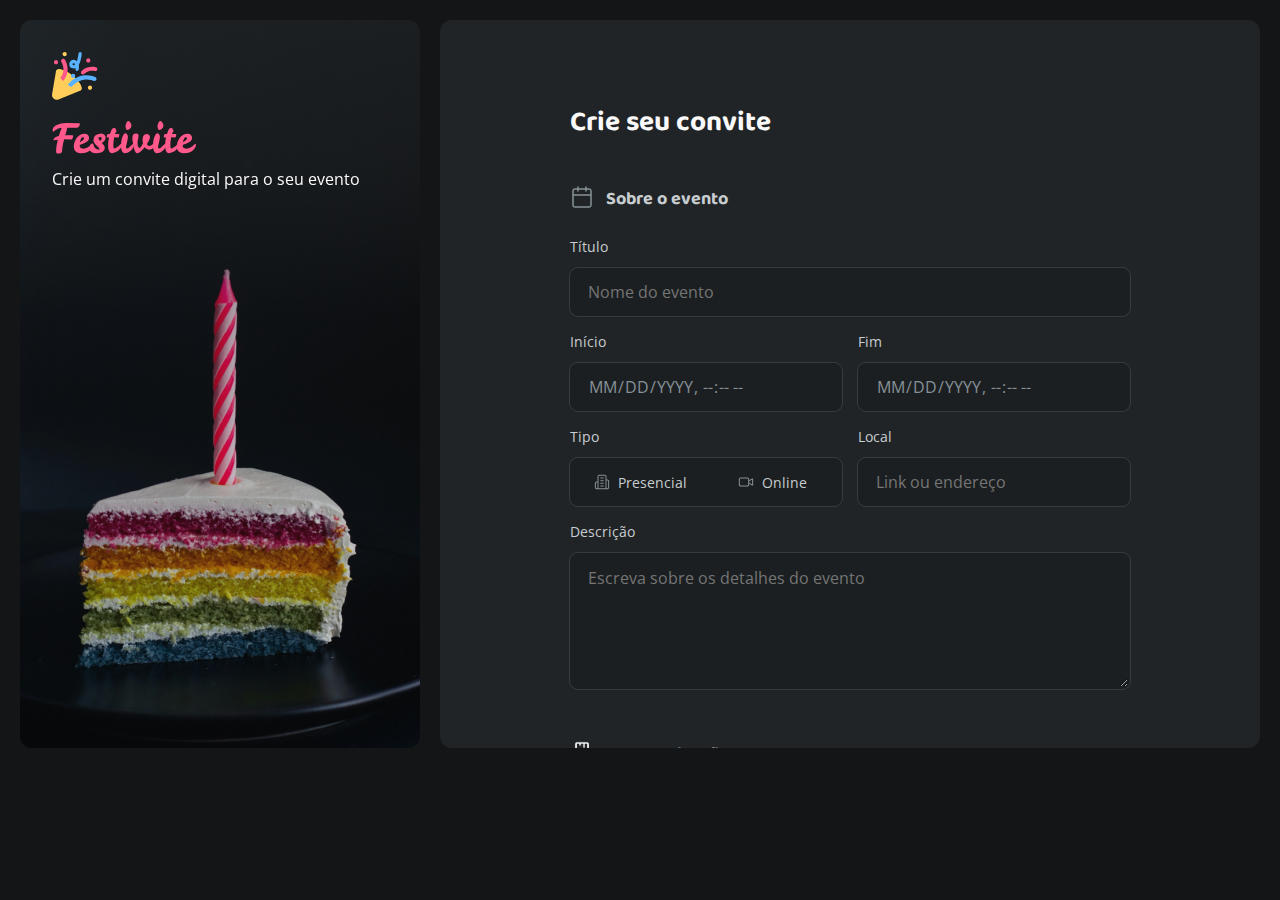
<file: projetos/desafios/formulario-convite/index.html>
<!doctype html>
<html lang="pt-BR">
  <head>
    <link rel="preconnect" href="https://fonts.googleapis.com" />
    <link rel="preconnect" href="https://fonts.gstatic.com" crossorigin />
    <meta charset="UTF-8" />
    <meta name="viewport" content="width=device-width, initial-scale=1.0" />
    <title>Formulário de Convite</title>
    <link rel="stylesheet" href="./styles/index.css" />
    <link
      href="https://fonts.googleapis.com/css2?family=Baloo+2:wght@400..800&family=Leckerli+One&family=Open+Sans:ital,wght@0,300..800;1,300..800&display=swap"
      rel="stylesheet"
    />
  </head>
  <body>
    <div id="page">
      <aside>
        <div class="aside-container">
          <header>
            <img src="./assets/logo.svg" alt="logo festivite" />
            <h1>Festivite</h1>
            <p>Crie um convite digital para o seu evento</p>
          </header>
        </div>
      </aside>

      <main>
        <div class="main-container">
          <h1>Crie seu convite</h1>
          <form action="" method="post" enctype="multipart/form-data">
            <fieldset class="event-info">
              <div class="legend flex">
                <img
                  src="./assets/icons/calendar.svg"
                  alt="ícone de calendário"
                />
                <legend>Sobre o evento</legend>
              </div>
              <div class="grid gap-16">
                <div class="input-wrapper">
                  <label for="title">Título</label>
                  <input
                    type="text"
                    name="title"
                    id="title"
                    placeholder="Nome do evento"
                    required
                  />
                </div>

                <div class="flex gap-16">
                  <div class="input-wrapper">
                    <label for="start-date">Início</label>
                    <input
                      type="datetime-local"
                      name="start-date"
                      id="start-date"
                    />
                  </div>

                  <div class="input-wrapper">
                    <label for="end-date">Fim</label>
                    <input
                      type="datetime-local"
                      name="end-date"
                      id="end-date"
                    />
                  </div>
                </div>

                <div class="flex gap-16">
                  <div class="input-wrapper">
                    <label>Tipo</label>
                    <div class="radio-wrapper flex">
                      <div class="radio-inner">
                        <input
                          type="radio"
                          name="event-type"
                          value="in-person"
                          id="in-person"
                        />
                        <div class="flex">
                          <svg
                            width="16"
                            height="16"
                            viewBox="0 0 16 16"
                            fill="none"
                            xmlns="http://www.w3.org/2000/svg"
                          >
                            <path
                              fill-rule="evenodd"
                              clip-rule="evenodd"
                              d="M5.33325 1.8335C5.11224 1.8335 4.90028 1.92129 4.744 2.07757C4.58772 2.23385 4.49992 2.44582 4.49992 2.66683V14.1668H11.4999V2.66683C11.4999 2.44582 11.4121 2.23385 11.2558 2.07757C11.0996 1.92129 10.8876 1.8335 10.6666 1.8335H5.33325ZM12.4999 5.50016V2.66683C12.4999 2.1806 12.3068 1.71428 11.9629 1.37047C11.6191 1.02665 11.1528 0.833496 10.6666 0.833496H5.33325C4.84702 0.833496 4.38071 1.02665 4.03689 1.37047C3.69307 1.71428 3.49992 2.1806 3.49992 2.66683V7.50016H2.66659C2.18035 7.50016 1.71404 7.69332 1.37022 8.03713C1.02641 8.38095 0.833252 8.84727 0.833252 9.3335V13.3335C0.833252 13.8197 1.02641 14.286 1.37022 14.6299C1.71404 14.9737 2.18035 15.1668 2.66659 15.1668H13.3333C13.8195 15.1668 14.2858 14.9737 14.6296 14.6299C14.9734 14.286 15.1666 13.8197 15.1666 13.3335V7.3335C15.1666 6.84726 14.9734 6.38095 14.6296 6.03713C14.2858 5.69332 13.8195 5.50016 13.3333 5.50016H12.4999ZM12.4999 6.50016V14.1668H13.3333C13.5543 14.1668 13.7662 14.079 13.9225 13.9228C14.0788 13.7665 14.1666 13.5545 14.1666 13.3335V7.3335C14.1666 7.11248 14.0788 6.90052 13.9225 6.74424C13.7662 6.58796 13.5543 6.50016 13.3333 6.50016H12.4999ZM3.49992 8.50016H2.66659C2.44557 8.50016 2.23361 8.58796 2.07733 8.74424C1.92105 8.90052 1.83325 9.11248 1.83325 9.3335V13.3335C1.83325 13.5545 1.92105 13.7665 2.07733 13.9228C2.23361 14.079 2.44557 14.1668 2.66659 14.1668H3.49992V8.50016ZM6.16658 4.00016C6.16658 3.72402 6.39044 3.50016 6.66658 3.50016H9.33325C9.60939 3.50016 9.83325 3.72402 9.83325 4.00016C9.83325 4.2763 9.60939 4.50016 9.33325 4.50016H6.66658C6.39044 4.50016 6.16658 4.2763 6.16658 4.00016ZM6.16658 6.66683C6.16658 6.39069 6.39044 6.16683 6.66658 6.16683H9.33325C9.60939 6.16683 9.83325 6.39069 9.83325 6.66683C9.83325 6.94297 9.60939 7.16683 9.33325 7.16683H6.66658C6.39044 7.16683 6.16658 6.94297 6.16658 6.66683ZM6.16658 9.3335C6.16658 9.05735 6.39044 8.8335 6.66658 8.8335H9.33325C9.60939 8.8335 9.83325 9.05735 9.83325 9.3335C9.83325 9.60964 9.60939 9.8335 9.33325 9.8335H6.66658C6.39044 9.8335 6.16658 9.60964 6.16658 9.3335ZM6.16658 12.0002C6.16658 11.724 6.39044 11.5002 6.66658 11.5002H9.33325C9.60939 11.5002 9.83325 11.724 9.83325 12.0002C9.83325 12.2763 9.60939 12.5002 9.33325 12.5002H6.66658C6.39044 12.5002 6.16658 12.2763 6.16658 12.0002Z"
                              fill="#869198"
                            />
                          </svg>
                          <p>Presencial</p>
                        </div>
                      </div>

                      <div class="radio-inner">
                        <input
                          type="radio"
                          name="event-type"
                          value="online"
                          id="online"
                        />
                        <div class="flex">
                          <svg
                            width="16"
                            height="16"
                            viewBox="0 0 16 16"
                            fill="none"
                            xmlns="http://www.w3.org/2000/svg"
                          >
                            <path
                              fill-rule="evenodd"
                              clip-rule="evenodd"
                              d="M2.66659 4.5C2.20635 4.5 1.83325 4.8731 1.83325 5.33333V10.6667C1.83325 11.1269 2.20635 11.5 2.66659 11.5H9.33325C9.79349 11.5 10.1666 11.1269 10.1666 10.6667V8.6735C10.1665 8.66864 10.1665 8.66378 10.1666 8.65892V7.00949C10.1665 7.00347 10.1665 6.99746 10.1666 6.99145V5.33333C10.1666 4.8731 9.79349 4.5 9.33325 4.5H2.66659ZM11.1666 6.12939V5.33333C11.1666 4.32081 10.3458 3.5 9.33325 3.5H2.66659C1.65406 3.5 0.833252 4.32081 0.833252 5.33333V10.6667C0.833252 11.6792 1.65406 12.5 2.66659 12.5H9.33325C10.3458 12.5 11.1666 11.6792 11.1666 10.6667V9.60093L13.8716 11.4043C13.9971 11.4878 14.1429 11.5357 14.2934 11.5429C14.444 11.5501 14.5937 11.5163 14.7266 11.4452C14.8595 11.374 14.9706 11.2682 15.0481 11.1389C15.1255 11.0096 15.1665 10.8617 15.1666 10.7109V5.24681C15.1666 5.24677 15.1666 5.24686 15.1666 5.24681C15.1666 5.10024 15.128 4.9561 15.0545 4.82923C14.9811 4.70231 14.8755 4.59702 14.7484 4.52398C14.6212 4.45094 14.477 4.41274 14.3304 4.41324C14.1838 4.41374 14.0399 4.45291 13.9133 4.52681L11.1666 6.12939ZM11.1666 7.28715V8.39908L14.1666 10.3991V5.53677L11.1666 7.28715Z"
                              fill="#869198"
                            />
                          </svg>
                          <p>Online</p>
                        </div>
                      </div>
                    </div>
                  </div>
                  <div class="input-wrapper">
                    <label for="location">Local</label>
                    <input
                      type="text"
                      name="location"
                      id="location"
                      placeholder="Link ou endereço"
                      required
                    />
                  </div>
                </div>
                <div class="textarea-wrapper">
                  <label for="description">Descrição</label>
                  <textarea
                    name="description"
                    id="description"
                    placeholder="Escreva sobre os detalhes do evento"
                    rows="5"
                    cols="30"
                    required
                  ></textarea>
                  <small></small>
                </div>
              </div>
            </fieldset>

            <fieldset class="customization">
              <div class="legend flex">
                <img
                  src="./assets/icons/paintbrush-vertical.png"
                  alt="ícone de pincel"
                />
                <legend>Personalização</legend>
              </div>
              <div class="grid gap-24">
                <div class="input-wrapper">
                  <label>Cor principal</label>
                  <div class="colorpicker-wrapper flex">
                    <div class="colorpicker-inner">
                      <input
                        type="radio"
                        name="main-color"
                        id="#59b2ff"
                        value="#59b2ff"
                        style="background-color: var(--brand-light)"
                      />
                    </div>
                    <div class="colorpicker-inner">
                      <input
                        type="radio"
                        name="main-color"
                        id="#b259ff"
                        value="#b259ff"
                        style="background-color: var(--purple)"
                      />
                    </div>
                    <div class="colorpicker-inner">
                      <input
                        type="radio"
                        name="main-color"
                        id="#ff59f9"
                        value="#ff59f9"
                        style="background-color: var(--fuschia)"
                      />
                    </div>
                    <div class="colorpicker-inner">
                      <input
                        type="radio"
                        name="main-color"
                        id="#ff598b"
                        value="#ff598b"
                        style="background-color: var(--pink)"
                      />
                    </div>
                    <div class="colorpicker-inner">
                      <input
                        type="radio"
                        name="main-color"
                        id="#ff5959"
                        value="#ff5959"
                        style="background-color: var(--danger)"
                      />
                    </div>
                    <div class="colorpicker-inner">
                      <input
                        type="radio"
                        name="main-color"
                        id="#ff8b59"
                        value="#ff8b59"
                        style="background-color: var(--orange)"
                      />
                    </div>
                    <div class="colorpicker-inner">
                      <input
                        type="radio"
                        name="main-color"
                        id="#ffcd59"
                        value="#ffcd59"
                        style="background-color: var(--yellow)"
                      />
                    </div>
                    <div class="colorpicker-inner">
                      <input
                        type="radio"
                        name="main-color"
                        id="#e1ff59"
                        value="#e1ff59"
                        style="background-color: var(--lime)"
                      />
                    </div>
                    <div class="colorpicker-inner">
                      <input
                        type="radio"
                        name="main-color"
                        id="#59ff91"
                        value="#59ff91"
                        style="background-color: var(--green)"
                      />
                    </div>
                    <div class="colorpicker-inner">
                      <input
                        type="radio"
                        name="main-color"
                        id="#59fff9"
                        value="#59fff9"
                        style="background-color: var(--cyan)"
                      />
                    </div>
                  </div>
                </div>

                <div class="input-wrapper">
                  <label>Tema do evento</label>
                  <div class="theme-wrapper grid gap-8">
                    <div class="theme-card grid gap-8">
                      <img
                        src="./assets/images/birthday.png"
                        alt="imagem de um bolo de aniversário"
                      />
                      <input
                        type="radio"
                        name="event-theme"
                        id="birthday"
                        value="birthday"
                      />
                      <label for="birthday">Aniversário</label>
                    </div>

                    <div class="theme-card grid gap-8">
                      <img
                        src="./assets/images/kids.png"
                        alt="imagem de uma festa infantil"
                      />
                      <input
                        type="radio"
                        name="event-theme"
                        id="kids"
                        value="kids"
                      />
                      <label for="kids">Infantil</label>
                    </div>

                    <div class="theme-card grid gap-8">
                      <img
                        src="./assets/images/graduation.png"
                        alt="imagem de uma beca de formatura"
                      />
                      <input
                        type="radio"
                        name="event-theme"
                        id="graduation"
                        value="graduation"
                      />
                      <label for="graduation">Formatura</label>
                    </div>

                    <div class="theme-card grid gap-8">
                      <img
                        src="./assets/images/wedding.png"
                        alt="imagem de duas alianças de casamento"
                      />
                      <input
                        type="radio"
                        name="event-theme"
                        id="wedding"
                        value="wedding"
                      />
                      <label for="wedding">Casamento</label>
                    </div>

                    <div class="theme-card grid gap-8">
                      <img
                        src="./assets/images/baby-shower.png"
                        alt="imagem de um lenço umedecido"
                      />
                      <input
                        type="radio"
                        name="event-theme"
                        id="baby-shower"
                        value="baby-shower"
                      />
                      <label for="baby-shower">Chá de bebê</label>
                    </div>

                    <div class="theme-card grid gap-8">
                      <img
                        src="./assets/images/bridal-shower.png"
                        alt="imagem de uma cozinha"
                      />
                      <input
                        type="radio"
                        name="event-theme"
                        id="bridal-shower"
                        value="bridal-shower"
                      />
                      <label for="bridal-shower">Chá de panela</label>
                    </div>

                    <div class="theme-card grid gap-8">
                      <img
                        src="./assets/images/carnival.png"
                        alt="imagem de confetes de carnaval"
                      />
                      <input
                        type="radio"
                        name="event-theme"
                        id="carnival"
                        value="carnival"
                      />
                      <label for="carnival">Carnaval</label>
                    </div>

                    <div class="theme-card grid gap-8">
                      <img
                        src="./assets/images/easter.png"
                        alt="imagem de uma coelho feito de ovo de galinha"
                      />
                      <input
                        type="radio"
                        name="event-theme"
                        id="easter"
                        value="easter"
                      />
                      <label for="easter">Páscoa</label>
                    </div>

                    <div class="theme-card grid gap-8">
                      <img
                        src="./assets/images/saint-john.png"
                        alt="imagem de bandeirinhas de festa junina"
                      />
                      <input
                        type="radio"
                        name="event-theme"
                        id="saint-john"
                        value="saint-john"
                      />
                      <label for="saint-john">São João</label>
                    </div>

                    <div class="theme-card grid gap-8">
                      <img
                        src="./assets/images/halloween.png"
                        alt="imagem de abóboras de halloween"
                      />
                      <input
                        type="radio"
                        name="event-theme"
                        id="halloween"
                        value="halloween"
                      />
                      <label for="halloween">Halloween</label>
                    </div>

                    <div class="theme-card grid gap-8">
                      <img
                        src="./assets/images/christmas.png"
                        alt="imagem de dois presentes de natal embrulhados"
                      />
                      <input
                        type="radio"
                        name="event-theme"
                        id="christmas"
                        value="christmas"
                      />
                      <label for="christmas">Natal</label>
                    </div>

                    <div class="theme-card grid gap-8">
                      <img
                        src="./assets/images/other.png"
                        alt="imagem vista de baixo de pessoas brindando com taças e champagne"
                      />
                      <input
                        type="radio"
                        name="event-theme"
                        id="other"
                        value="other"
                      />
                      <label for="other">Outro</label>
                    </div>
                  </div>
                </div>

                <div class="grid gap-16 cols-1fr-2fr">
                  <div class="input-wrapper">
                    <label for="light-style">Estilo</label>

                    <div id="toggle-style">
                      <input type="checkbox" name="light-style" id="light-style">
                      <div class="toggle flex gap-12">
                        <div class="toggle-image"></div>  
                        <p id="dark">Escuro</p>
                        <p id="light">Claro</p>
                      </div>
                    </div>  

                  </div>

                  <div class="droparea-wrapper">
                    <label for="cover-photo">Foto da Capa</label>

                    <div class="flex gap-12 align-center">
                      <button type="button" id="button-secondary">
                        <input
                          type="file"
                          name="cover-photo"
                          id="cover-photo"
                        />
                        <img
                          src="./assets/icons/upload.svg"
                          alt="ícone de upload"
                        />
                        <span>Selecionar</span>
                      </button>
                      <p>Nenhum arquivo selecionado</p>
                    </div>
                  </div>
                </div>
              </div>
            </fieldset>

            <fieldset class="contact-info">
              <div class="legend flex">
                <img src="./assets/icons/contact.png" alt="ícone de contato" />
                <legend>Dados para contato</legend>
              </div>

              <div class="grid gap-16">
                <div class="input-wrapper">
                  <label for="name">Nome</label>
                  <input
                    type="text"
                    name="name"
                    id="name"
                    placeholder="Nome completo"
                    required
                    minlength="5"
                  />
                  <div class="error flex gap-8">
                    <img src="./assets/icons/circle-alert.png" alt="ícone de alerta">
                    <span>Campo obrigatório</span>
                  </div>
                </div>

                <div class="flex gap-16">
                  <div class="input-wrapper">
                    <label for="email">E-mail</label>
                    <input
                      type="email"
                      name="email"
                      id="email"
                      placeholder="exemplo@email.com"
                      required
                    />
                  </div>
                  <div class="input-wrapper">
                    <label for="phone">Telefone</label>
                    <input
                      type="text"
                      name="phone"
                      id="phone"
                      placeholder="(99) 99999-9999"
                      required
                    />
                  </div>
                </div>
              </div>
            </fieldset>

            <div class="terms-wrapper">
              <div class="checkbox-wrapper">
                <div class="checkbox-inner flex">
                  <input type="checkbox" name="terms" id="terms" checked />
                  <div class="flex gap-12">
                    <div class="checkbox-image"></div>
                    <label for="terms">
                      Li e concordo com os
                      <a href="#">Termos e Condições</a>
                      e com a
                      <a href="#">Política de Privacidade</a>
                    </label>
                  </div>
                </div>

                <div class="checkbox-inner flex">
                  <input
                    type="checkbox"
                    name="email-promotions"
                    id="email-promotions"
                  />
                  <div class="flex gap-12">
                    <div class="checkbox-image"></div>
                    <label for="email-promotions">Aceito receber atualizações e promoções por e-mail</label>
                  </div>
                </div>

                <div class="checkbox-inner flex">
                  <input
                    type="checkbox"
                    name="sms-promotions"
                    id="sms-promotions"
                  />
                  <div class="flex gap-12">
                    <div class="checkbox-image"></div>
                    <label for="sms-promotions">Aceito receber atualizações e promoções por SMS</label for="">
                  </div>
                </div>
              </div>
            </div>

            <div class="flex flex-end">
              <button type="submit" id="button-primary">
                <img src="./assets/icons/ticket.png" alt="ícone de convite" />
                <span>Gerar convite</span>
              </button>
            </div>
          </form>
        </div>
      </main>
    </div>
  </body>
</html>
</file>
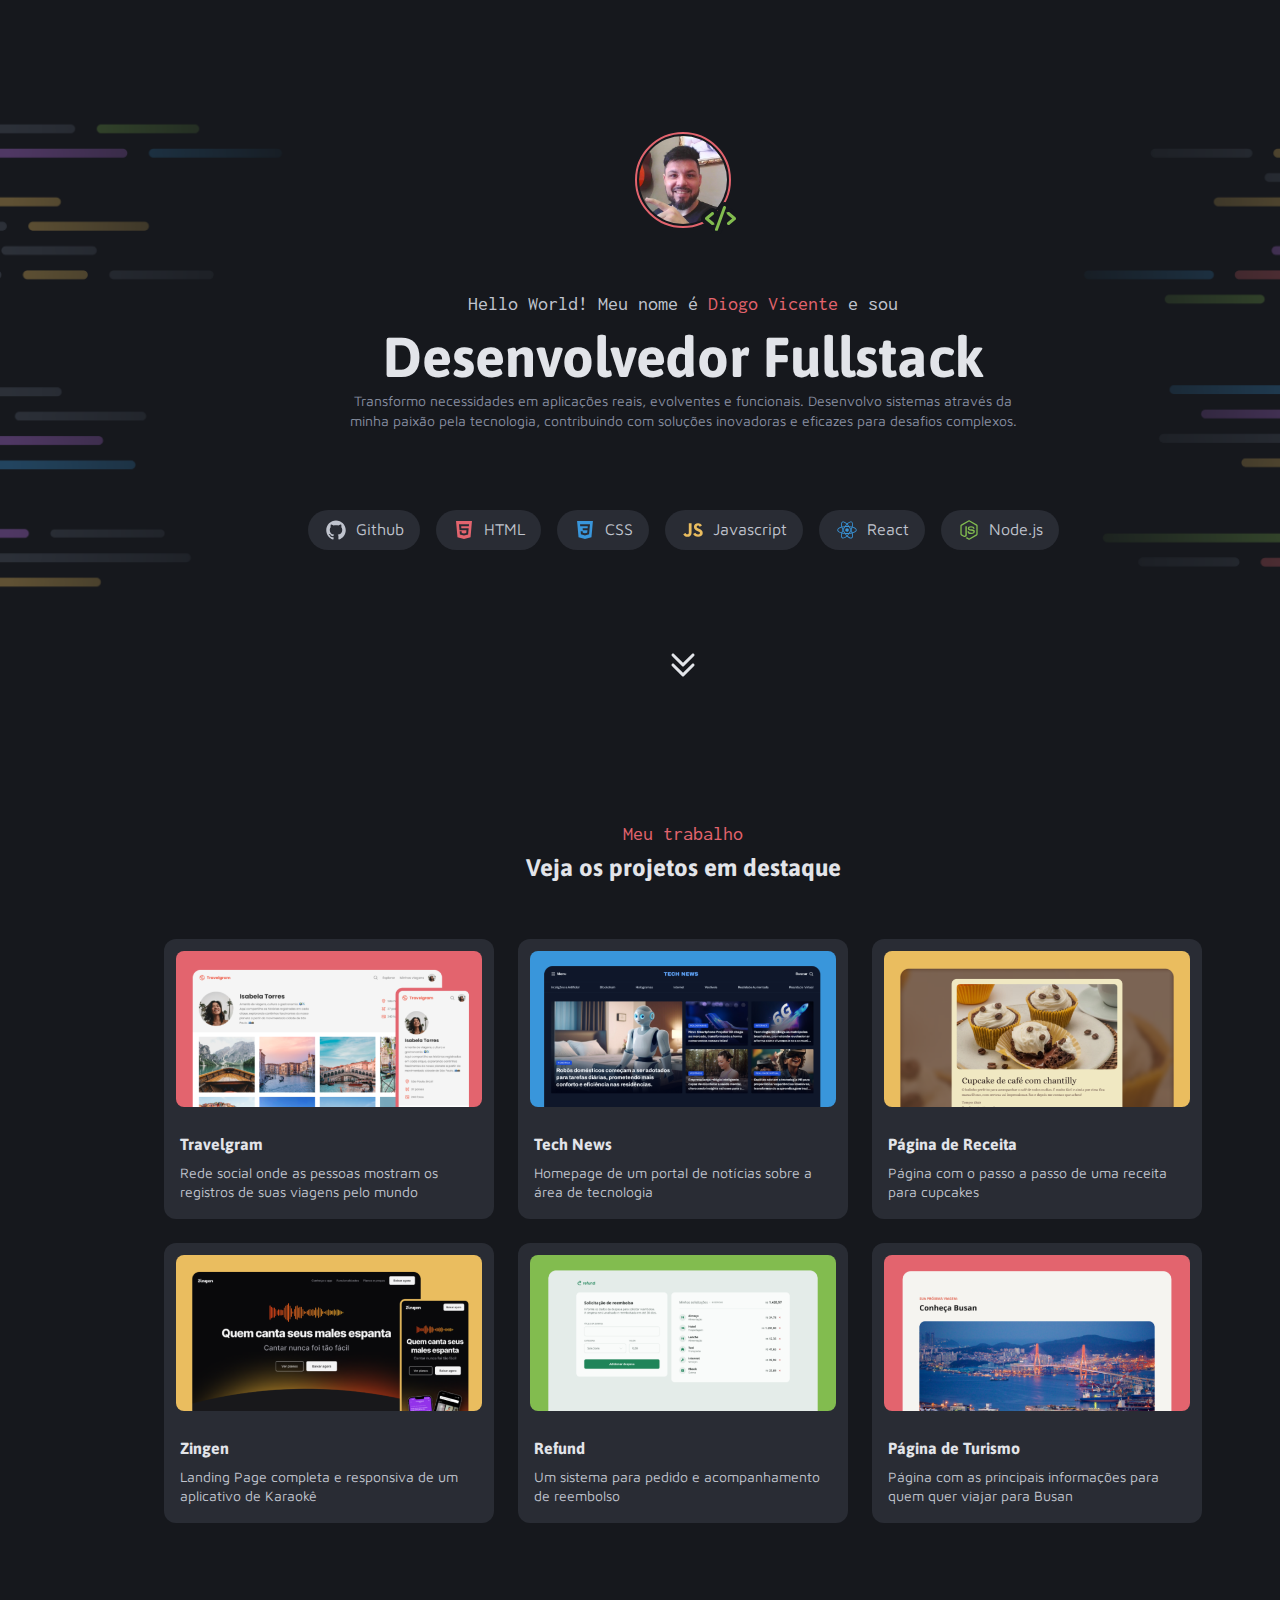
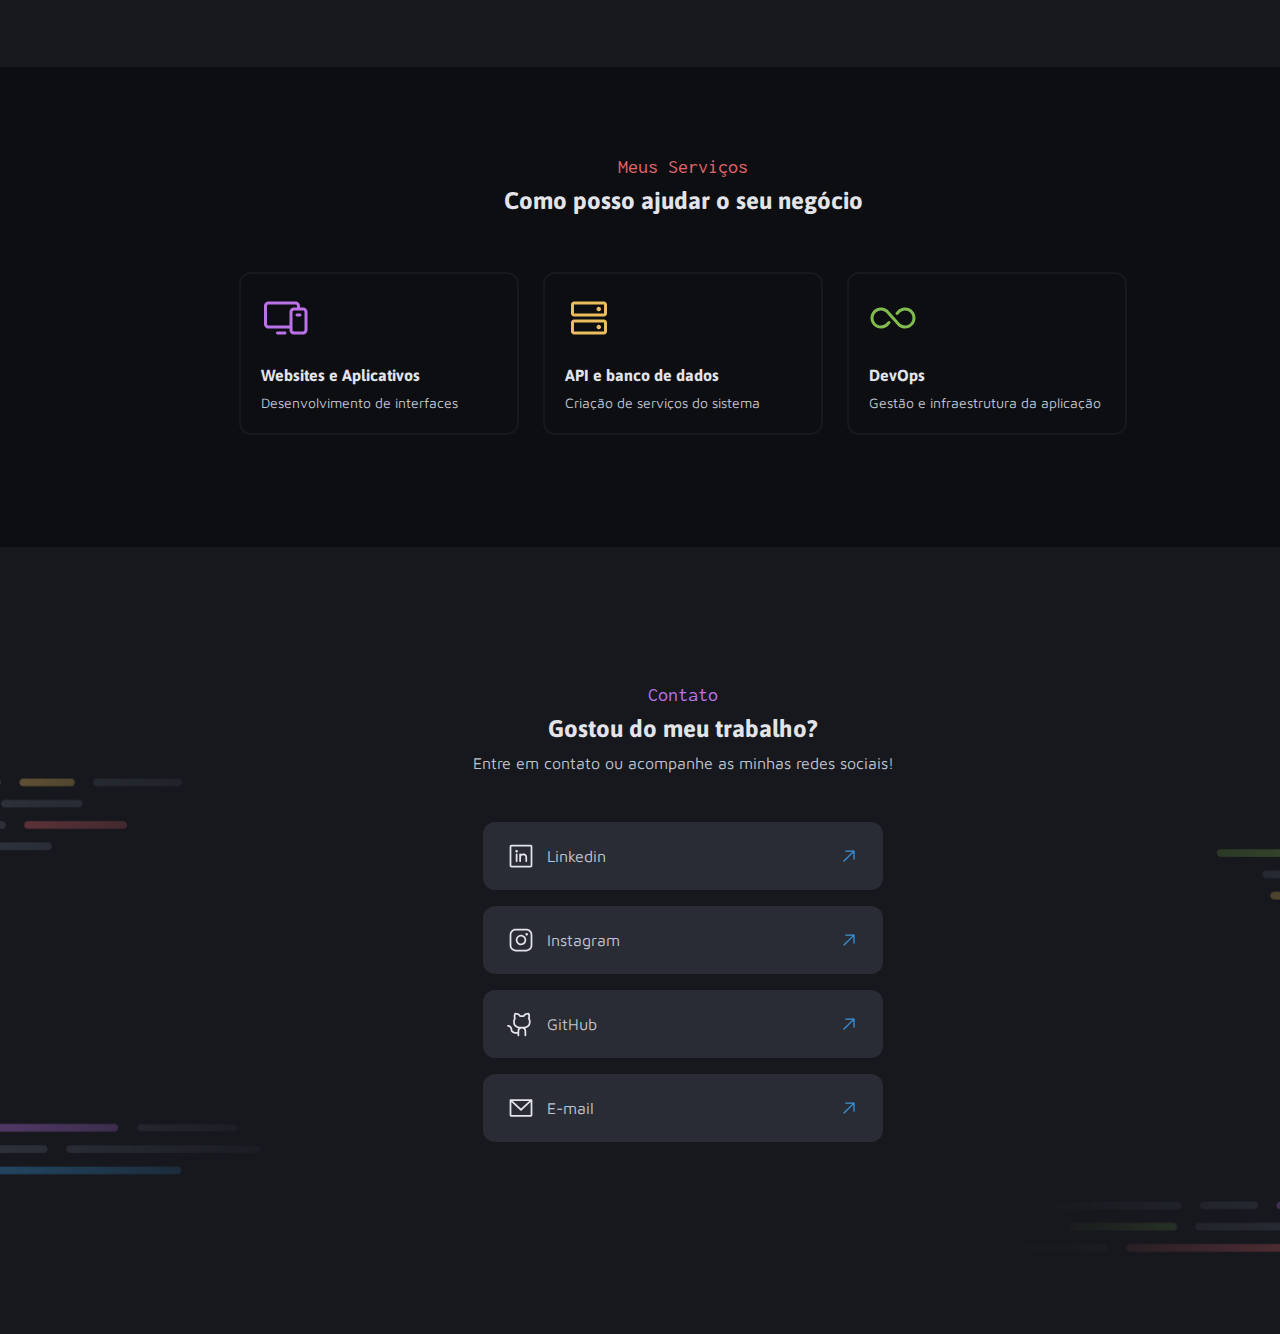
<file: projetos/desafios/portfolio-dev/index.html>
<!doctype html>
<html lang="pt-BR">
  <head>
    <link rel="preconnect" href="https://fonts.googleapis.com" />
    <link rel="preconnect" href="https://fonts.gstatic.com" crossorigin />
    <meta charset="UTF-8" />
    <meta name="viewport" content="width=device-width, initial-scale=1.0" />
    <title>Portfólio Dev</title>
    <link rel="stylesheet" href="./styles/index.css" />
    <link
      href="https://fonts.googleapis.com/css2?family=Asap:ital,wdth,wght@0,75..125,700;1,75..125,700&family=Inconsolata:wdth@50..200&family=Maven+Pro&display=swap"
      rel="stylesheet"
    />
  </head>
  <body>
    <section id="intro" class="grid container">
      <header class="grid">
        <div id="avatar">
          <img src="./assets/photo.png" alt="foto de perfil" />
          <span></span>
        </div>
        <div id="text-intro">
          <p>Hello World! Meu nome é <span>Diogo Vicente</span> e sou</p>
          <h1>Desenvolvedor Fullstack</h1>
          <p>
            Transformo necessidades em aplicações reais, evolventes e
            funcionais. Desenvolvo sistemas através da minha paixão pela
            tecnologia, contribuindo com soluções inovadoras e eficazes para
            desafios complexos.
          </p>
        </div>
        <div id="tags" class="flex">
          <div class="content-tag">
            <img src="./assets/icons/GitHub.svg" alt="ícone do git-hub" />
            <p>Github</p>
          </div>
          <div class="content-tag">
            <img src="./assets/icons/HTML.svg" alt="ícone do html" />
            <p>HTML</p>
          </div>
          <div class="content-tag">
            <img src="./assets/icons/CSS.svg" alt="ícone do css" />
            <p>CSS</p>
          </div>
          <div class="content-tag">
            <img
              src="./assets/icons/JavaScript.svg"
              alt="ícone do javascript"
            />
            <p>Javascript</p>
          </div>
          <div class="content-tag">
            <img src="./assets/icons/React.svg" alt="ícone do react" />
            <p>React</p>
          </div>
          <div class="content-tag">
            <img src="./assets/icons/Node.js.svg" alt="ícone do node.js" />
            <p>Node.js</p>
          </div>
        </div>
      </header>
      <a href="#my-projects">
        <div id="next">
          <img src="./assets/icons/CaretDoubleDown.svg" alt="" />
        </div>
      </a>
    </section>
    <main>
      <section id="my-projects" class="container">
        <header>
          <p>Meu trabalho</p>
          <h2>Veja os projetos em destaque</h2>
        </header>
        <div id="projects" class="grid grid-template-col3">
          <a
            href="https://github.com/diogovicente-dev/fullstack/tree/main/projetos/nivel-4-html-css/travelgram"
            target="_blank"
            class="project-card"
          >
            <div>
              <img
                src="./assets/images/Thumbnail_Project-01.png"
                alt="imagem do projeto travelgram"
              />
              <h3>Travelgram</h3>
              <p>
                Rede social onde as pessoas mostram os registros de suas viagens
                pelo mundo
              </p>
            </div>
          </a>
          <a
            href="https://github.com/diogovicente-dev/fullstack/tree/main/projetos/nivel-4-html-css/portal-noticias"
            target="_blank"
            class="project-card"
          >
            <div>
              <img
                src="./assets/images/Thumbnail_Project-02.png"
                alt="imagem do projeto technews"
              />
              <h3>Tech News</h3>
              <p>
                Homepage de um portal de notícias sobre a área de tecnologia
              </p>
            </div>
          </a>
          <a
            href="https://github.com/diogovicente-dev/fullstack/tree/main/projetos/nivel-3-html-css/pagina-de-receita"
            target="_blank"
            class="project-card"
          >
            <div>
              <img
                src="./assets/images/Thumbnail_Project-03.png"
                alt="imagem do projeto página de receita"
              />
              <h3>Página de Receita</h3>
              <p>Página com o passo a passo de uma receita para cupcakes</p>
            </div>
          </a>
          <a href="#" class="project-card">
            <div>
              <img
                src="./assets/images/Thumbnail_Project-04.png"
                alt="imagem do projeto zingen"
              />
              <h3>Zingen</h3>
              <p>
                Landing Page completa e responsiva de um aplicativo de Karaokê
              </p>
            </div>
          </a>
          <a href="#" class="project-card">
            <div>
              <img
                src="./assets/images/Thumbnail_Project-05.png"
                alt="imagem do projeto refund"
              />
              <h3>Refund</h3>
              <p>Um sistema para pedido e acompanhamento de reembolso</p>
            </div>
          </a>
          <a
            href="https://github.com/diogovicente-dev/fullstack/tree/main/projetos/nivel-3-html-css/desafio-pagina-local-turistico"
            target="_blank"
            class="project-card"
          >
            <div>
              <img
                src="./assets/images/Thumbnail_Project-06.png"
                alt="imagem do projeto página de turismo"
              />
              <h3>Página de Turismo</h3>
              <p>
                Página com as principais informações para quem quer viajar para
                Busan
              </p>
            </div>
          </a>
        </div>
      </section>
      <section id="my-services" class="container">
        <header>
          <p>Meus Serviços</p>
          <h2>Como posso ajudar o seu negócio</h2>
        </header>
        <div id="services" class="flex">
          <div class="service-card">
            <img src="./assets/icons/Devices.svg" alt="ícone de computador" />
            <h3>Websites e Aplicativos</h3>
            <p>Desenvolvimento de interfaces</p>
          </div>
          <div class="service-card">
            <img
              src="./assets/icons/HardDrives.svg"
              alt="ícone de disco rígido de computador"
            />
            <h3>API e banco de dados</h3>
            <p>Criação de serviços do sistema</p>
          </div>
          <div class="service-card">
            <img
              src="./assets/icons/Infinity.svg"
              alt="ícone de disco rígido de computador"
            />
            <h3>DevOps</h3>
            <p>Gestão e infraestrutura da aplicação</p>
          </div>
        </div>
      </section>
      <section id="contact" class="container">
        <header>
          <p><span>Contato</span></p>
          <h2>Gostou do meu trabalho?</h2>
          <p>Entre em contato ou acompanhe as minhas redes sociais!</p>
        </header>
        <div id="links" class="grid">
          <a
            href="https://www.linkedin.com/in/diogol-vicente/"
            target="_blank"
            class="link-card"
          >
            <img src="./assets/icons/LinkedinLogo.svg" alt="logo linkedin" />
            <p>Linkedin</p>
            <img
              src="./assets/icons/ArrowUpRight.svg"
              alt="seta para cima e direita"
              id="arrow"
            />
          </a>
          <a
            href="https://www.instagram.com/diogol.vicente"
            target="_blank"
            class="link-card"
          >
            <img src="./assets/icons/InstagramLogo.svg" alt="logo instagram" />
            <p>Instagram</p>
            <img
              src="./assets/icons/ArrowUpRight.svg"
              alt="seta para cima e direita"
              id="arrow"
            />
          </a>
          <a
            href="https://github.com/diogovicente-dev"
            target="_blank"
            class="link-card"
          >
            <img src="./assets/icons/GithubLogo.svg" alt="logo github" />
            <p>GitHub</p>
            <img
              src="./assets/icons/ArrowUpRight.svg"
              alt="seta para cima e direita"
              id="arrow"
            />
          </a>
          <a
            href="diogo.vicente.dev@gmail.com"
            target="_blank"
            class="link-card"
          >
            <img src="./assets/icons/EnvelopeSimple.svg" alt="logo email" />
            <p>E-mail</p>
            <img
              src="./assets/icons/ArrowUpRight.svg"
              alt="seta para cima e direita"
              id="arrow"
            />
          </a>
        </div>
      </section>
    </main>
  </body>
</html>
</file>
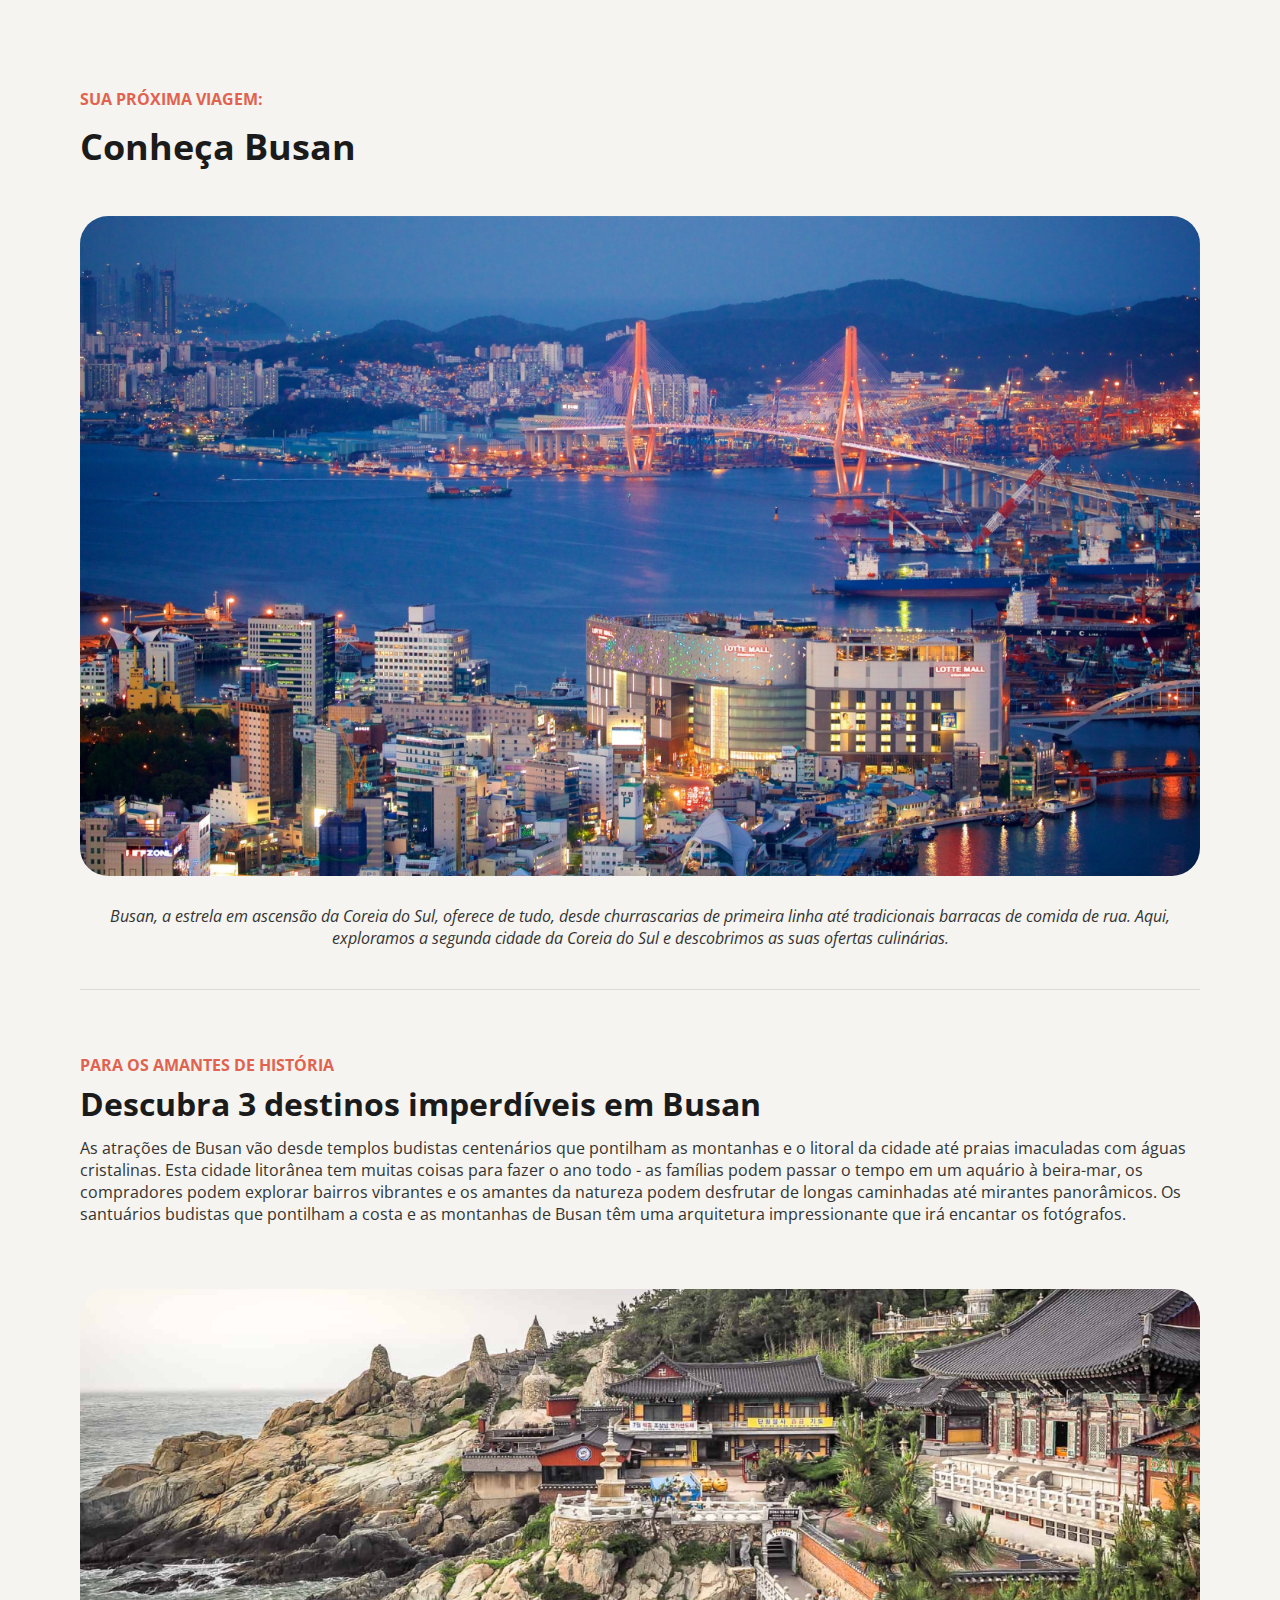
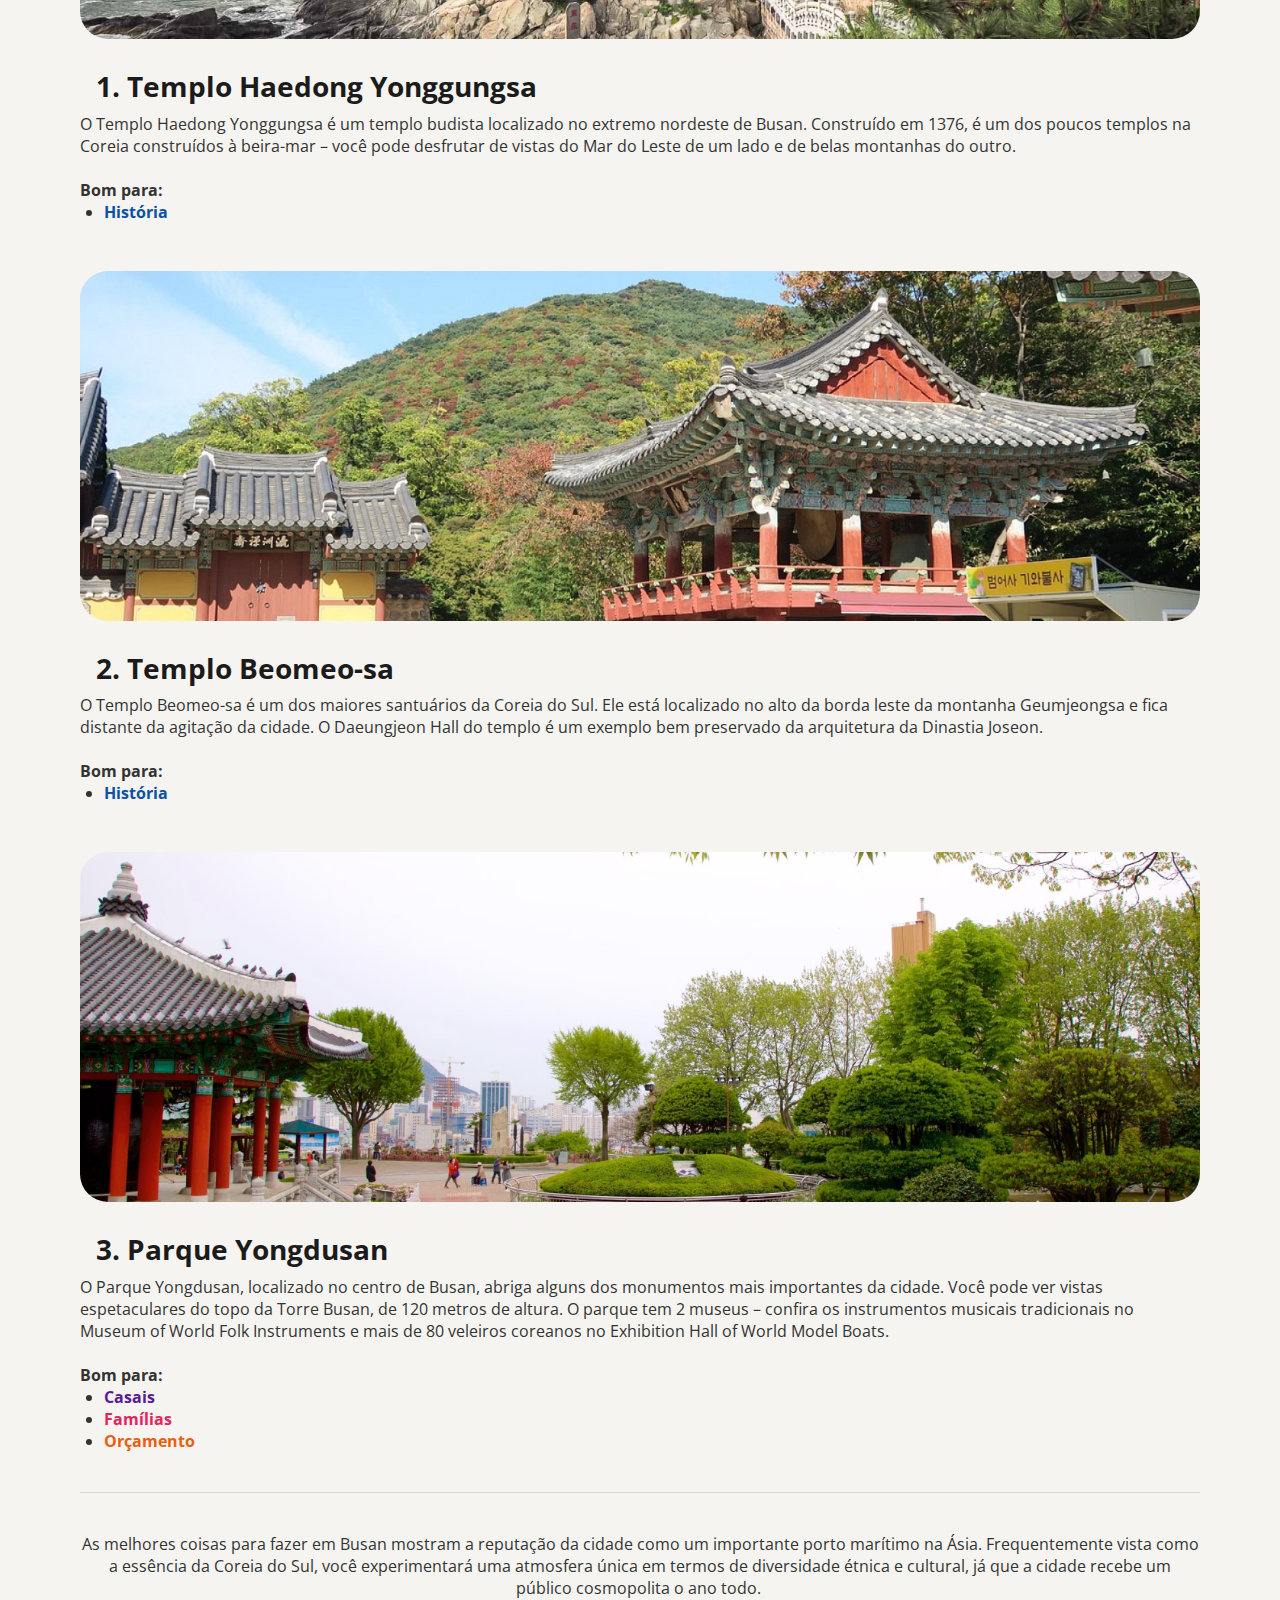
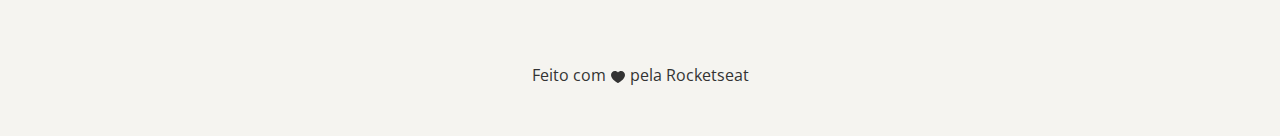
<file: projetos/nivel-3-html-css/desafio-pagina-local-turistico/index.html>
<!doctype html>
<html lang="pt-br">
  <head>
    <link rel="preconnect" href="https://fonts.googleapis.com" />
    <link rel="preconnect" href="https://fonts.gstatic.com" crossorigin />
    <meta charset="UTF-8" />
    <meta name="viewport" content="width=device-width, initial-scale=1.0" />
    <title>Local Turístico</title>
    <link rel="stylesheet" href="./style.css" />
    <link
      href="https://fonts.googleapis.com/css2?family=Open+Sans:ital,wght@0,300..800;1,300..800&display=swap"
      rel="stylesheet"
    />
  </head>
  <body>
    <div id="page">
      <main>
        <header>
          <p class="headline">sua próxima viagem:</p>
          <h1>Conheça Busan</h1>
        </header>
        <section id="intro">
          <img src="./assets/city.png" alt="" />
          <p class="subtitle">
            Busan, a estrela em ascensão da Coreia do Sul, oferece de tudo,
            desde churrascarias de primeira linha até tradicionais barracas de
            comida de rua. Aqui, exploramos a segunda cidade da Coreia do Sul e
            descobrimos as suas ofertas culinárias.
          </p>
        </section>
        <div class="divider"></div>
        <section id="sigths">
          <p class="headline">para os amantes de história</p>
          <h2>Descubra 3 destinos imperdíveis em Busan</h2>
          <p>
            As atrações de Busan vão desde templos budistas centenários que
            pontilham as montanhas e o litoral da cidade até praias imaculadas
            com águas cristalinas. Esta cidade litorânea tem muitas coisas para
            fazer o ano todo - as famílias podem passar o tempo em um aquário à
            beira-mar, os compradores podem explorar bairros vibrantes e os
            amantes da natureza podem desfrutar de longas caminhadas até
            mirantes panorâmicos. Os santuários budistas que pontilham a costa e
            as montanhas de Busan têm uma arquitetura impressionante que irá
            encantar os fotógrafos.
          </p>
          <div class="card-travel">
            <img src="./assets/temple-hy.png" alt="" />
            <h3>1. Templo Haedong Yonggungsa</h3>
            <p>
              O Templo Haedong Yonggungsa é um templo budista localizado no
              extremo nordeste de Busan. Construído em 1376, é um dos poucos
              templos na Coreia construídos à beira-mar – você pode desfrutar de
              vistas do Mar do Leste de um lado e de belas montanhas do
              outro. <br /><br />
              <span>Bom para:</span>
            </p>
            <ul>
              <li><span class="blue">História</span></li>
            </ul>
          </div>
          <div class="card-travel">
            <img src="./assets/temple-b.png" alt="" />
            <h3>2. Templo Beomeo-sa</h3>
            <p>
              O Templo Beomeo-sa é um dos maiores santuários da Coreia do Sul.
              Ele está localizado no alto da borda leste da montanha Geumjeongsa
              e fica distante da agitação da cidade. O Daeungjeon Hall do templo
              é um exemplo bem preservado da arquitetura da Dinastia Joseon. <br /><br />
              <span>Bom para:</span>
            </p>
            <ul>
              <li><span class="blue">História</span></li>
            </ul>
          </div>
          <div class="card-travel">
            <img src="./assets/park-y.png" alt="" />
            <h3>3. Parque Yongdusan</h3>
            <p>
              O Parque Yongdusan, localizado no centro de Busan, abriga alguns
              dos monumentos mais importantes da cidade. Você pode ver vistas
              espetaculares do topo da Torre Busan, de 120 metros de altura. O
              parque tem 2 museus – confira os instrumentos musicais
              tradicionais no Museum of World Folk Instruments e mais de 80
              veleiros coreanos no Exhibition Hall of World Model Boats. <br /><br />
              <span>Bom para:</span>
            </p>
            <ul>
              <li><span class="purple">Casais</span></li>
              <li><span class="pink">Famílias</span></li>
              <li><span class="orange">Orçamento</span></li>
            </ul>
          </div>
        </section>
        <div class="divider"></div>
        <section id="about">
          <p>
            As melhores coisas para fazer em Busan mostram a reputação da cidade
            como um importante porto marítimo na Ásia. Frequentemente vista como
            a essência da Coreia do Sul, você experimentará uma atmosfera única
            em termos de diversidade étnica e cultural, já que a cidade recebe
            um público cosmopolita o ano todo. 
          </p>
        </section>
      </main>
      <footer>
        Feito com
        <svg
          width="16"
          height="16"
          viewBox="0 0 16 16"
          fill="none"
          xmlns="http://www.w3.org/2000/svg"
        >
          <path
            d="M15 5.875C15 10.25 8.51312 13.7913 8.23687 13.9375C8.16406 13.9767 8.08268 13.9972 8 13.9972C7.91732 13.9972 7.83594 13.9767 7.76312 13.9375C7.48688 13.7913 1 10.25 1 5.875C1.00116 4.84764 1.40979 3.86269 2.13624 3.13624C2.86269 2.40979 3.84764 2.00116 4.875 2C6.16563 2 7.29562 2.555 8 3.49312C8.70438 2.555 9.83438 2 11.125 2C12.1524 2.00116 13.1373 2.40979 13.8638 3.13624C14.5902 3.86269 14.9988 4.84764 15 5.875Z"
            fill="#333333"
          />
        </svg>
        pela Rocketseat
      </footer>
    </div>
  </body>
</html>
</file>
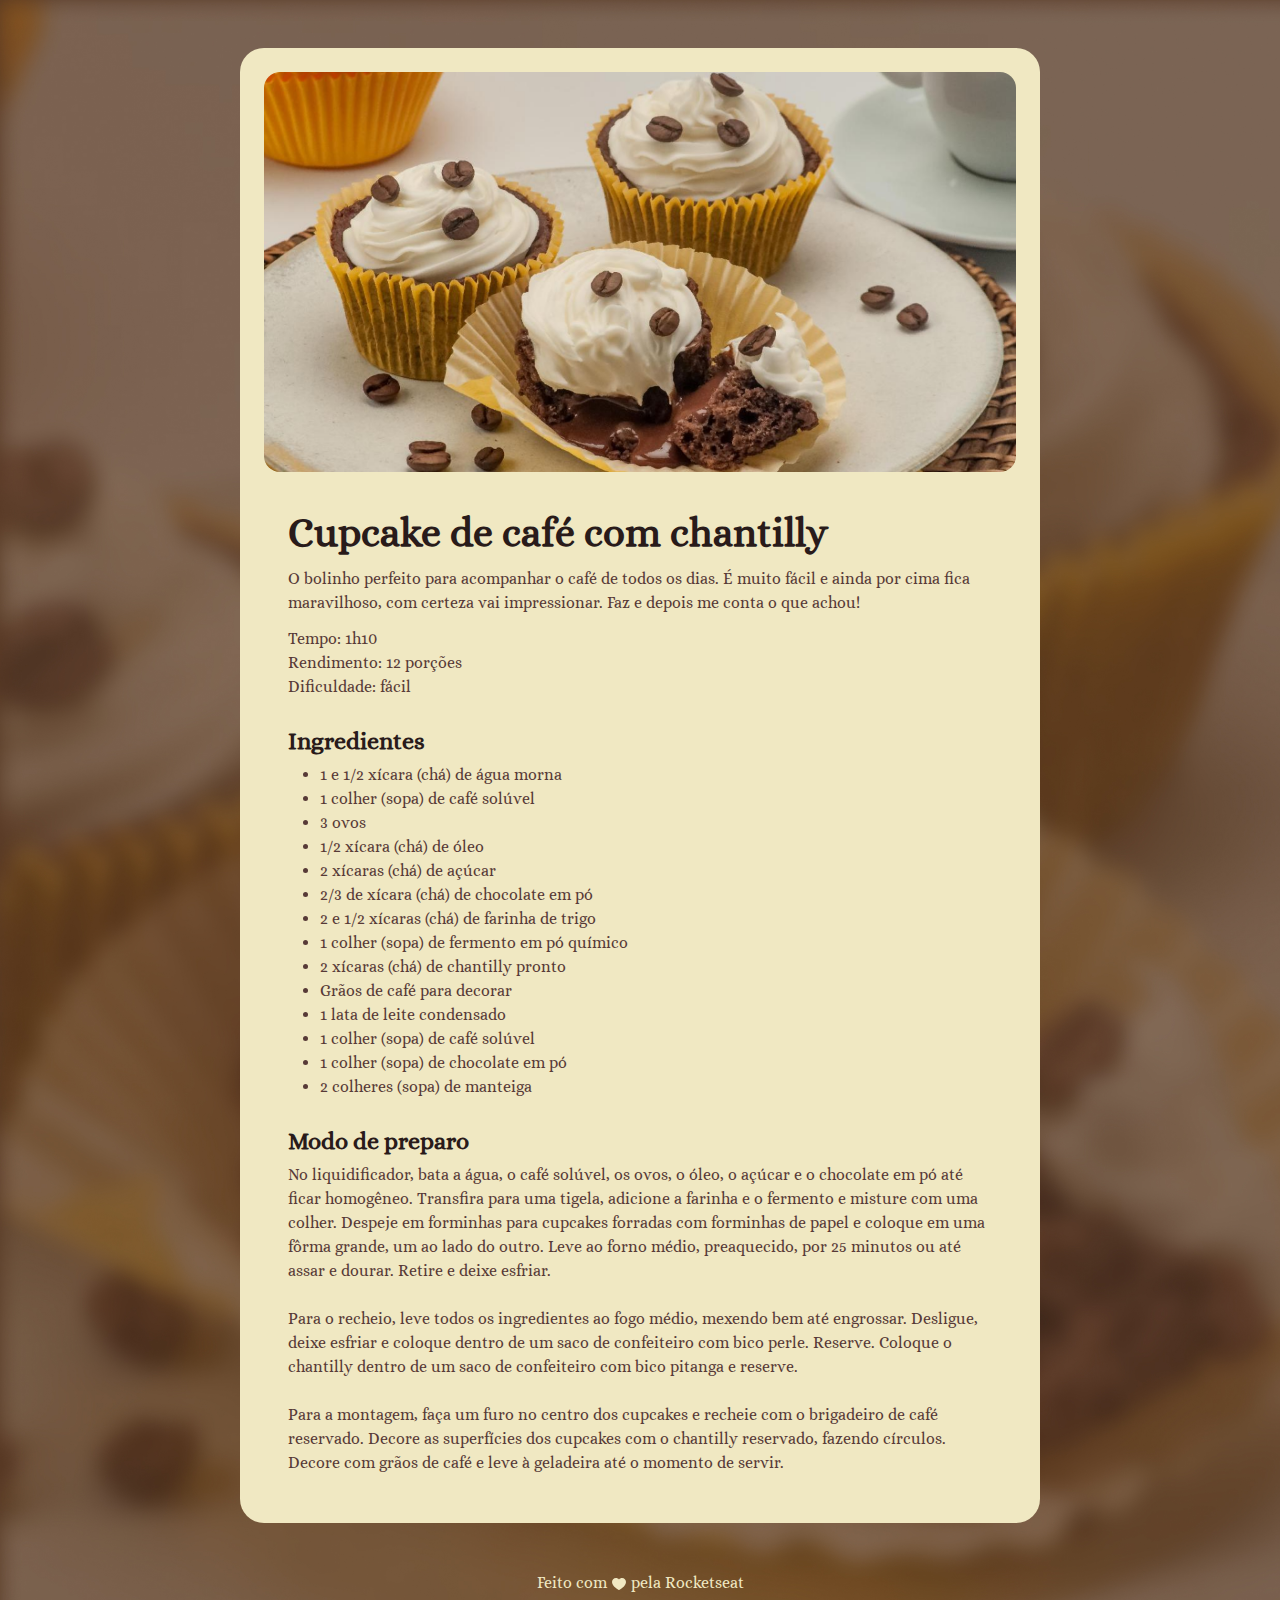
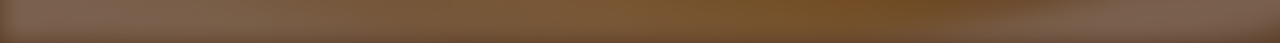
<file: projetos/nivel-3-html-css/pagina-de-receita/index.html>
<!doctype html>
<html lang="pt-br">
  <head>
    <link rel="preconnect" href="https://fonts.googleapis.com" />
    <link rel="preconnect" href="https://fonts.gstatic.com" crossorigin />
    <meta charset="UTF-8" />
    <meta name="viewport" content="width=device-width, initial-scale=1.0" />
    <title>Página de Receita</title>
    <link rel="stylesheet" href="./style.css" />
    <link
      href="https://fonts.googleapis.com/css2?family=Alice&display=swap"
      rel="stylesheet"
    />
  </head>
  <body>
    <div id="page">
      <img
        src="./assets/main-image.png"
        alt="foto de três cupcakes em um prato com grãos de café em cima e chantilly"
      />
      <main>
        <section id="about">
          <h1>Cupcake de café com chantilly</h1>
          <p>
            O bolinho perfeito para acompanhar o café de todos os dias. É muito
            fácil e ainda por cima fica maravilhoso, com certeza vai
            impressionar. Faz e depois me conta o que achou!
          </p>
          <p>
            Tempo: 1h10 <br />
            Rendimento: 12 porções<br />
            Dificuldade: fácil
          </p>
        </section>
        <section id="ingredients">
          <h2>Ingredientes</h2>
          <ul>
            <li>1 e 1/2 xícara (chá) de água morna</li>
            <li>1 colher (sopa) de café solúvel</li>
            <li>3 ovos</li>
            <li>1/2 xícara (chá) de óleo</li>
            <li>2 xícaras (chá) de açúcar</li>
            <li>2/3 de xícara (chá) de chocolate em pó</li>
            <li>2 e 1/2 xícaras (chá) de farinha de trigo</li>
            <li>1 colher (sopa) de fermento em pó químico</li>
            <li>2 xícaras (chá) de chantilly pronto</li>
            <li>Grãos de café para decorar</li>
            <li>1 lata de leite condensado</li>
            <li>1 colher (sopa) de café solúvel</li>
            <li>1 colher (sopa) de chocolate em pó</li>
            <li>2 colheres (sopa) de manteiga</li>
          </ul>
        </section>
        <section id="preparation">
          <h2>Modo de preparo</h2>
          <p>
            No liquidificador, bata a água, o café solúvel, os ovos, o óleo, o
            açúcar e o chocolate em pó até ficar homogêneo. Transfira para uma
            tigela, adicione a farinha e o fermento e misture com uma colher.
            Despeje em forminhas para cupcakes forradas com forminhas de papel e
            coloque em uma fôrma grande, um ao lado do outro. Leve ao forno
            médio, preaquecido, por 25 minutos ou até assar e dourar. Retire e
            deixe esfriar. <br /><br />

            Para o recheio, leve todos os ingredientes ao fogo médio, mexendo
            bem até engrossar. Desligue, deixe esfriar e coloque dentro de um
            saco de confeiteiro com bico perle. Reserve. Coloque o chantilly
            dentro de um saco de confeiteiro com bico pitanga e reserve.
            <br /><br />
            Para a montagem, faça um furo no centro dos cupcakes e recheie com o
            brigadeiro de café reservado. Decore as superfícies dos cupcakes com
            o chantilly reservado, fazendo círculos. Decore com grãos de café e
            leve à geladeira até o momento de servir.
          </p>
        </section>
      </main>
    </div>
    <footer>
      Feito com
      <svg
        width="16"
        height="16"
        viewBox="0 0 16 16"
        fill="none"
        xmlns="http://www.w3.org/2000/svg"
      >
        <path
          d="M15 5.875C15 10.25 8.51312 13.7913 8.23687 13.9375C8.16406 13.9767 8.08268 13.9972 8 13.9972C7.91732 13.9972 7.83594 13.9767 7.76312 13.9375C7.48687 13.7913 1 10.25 1 5.875C1.00116 4.84764 1.40979 3.86269 2.13624 3.13624C2.86269 2.40979 3.84764 2.00116 4.875 2C6.16562 2 7.29562 2.555 8 3.49312C8.70438 2.555 9.83438 2 11.125 2C12.1524 2.00116 13.1373 2.40979 13.8638 3.13624C14.5902 3.86269 14.9988 4.84764 15 5.875Z"
          fill="#F0E8C2"
        />
      </svg>
      pela Rocketseat
    </footer>
  </body>
</html>
</file>
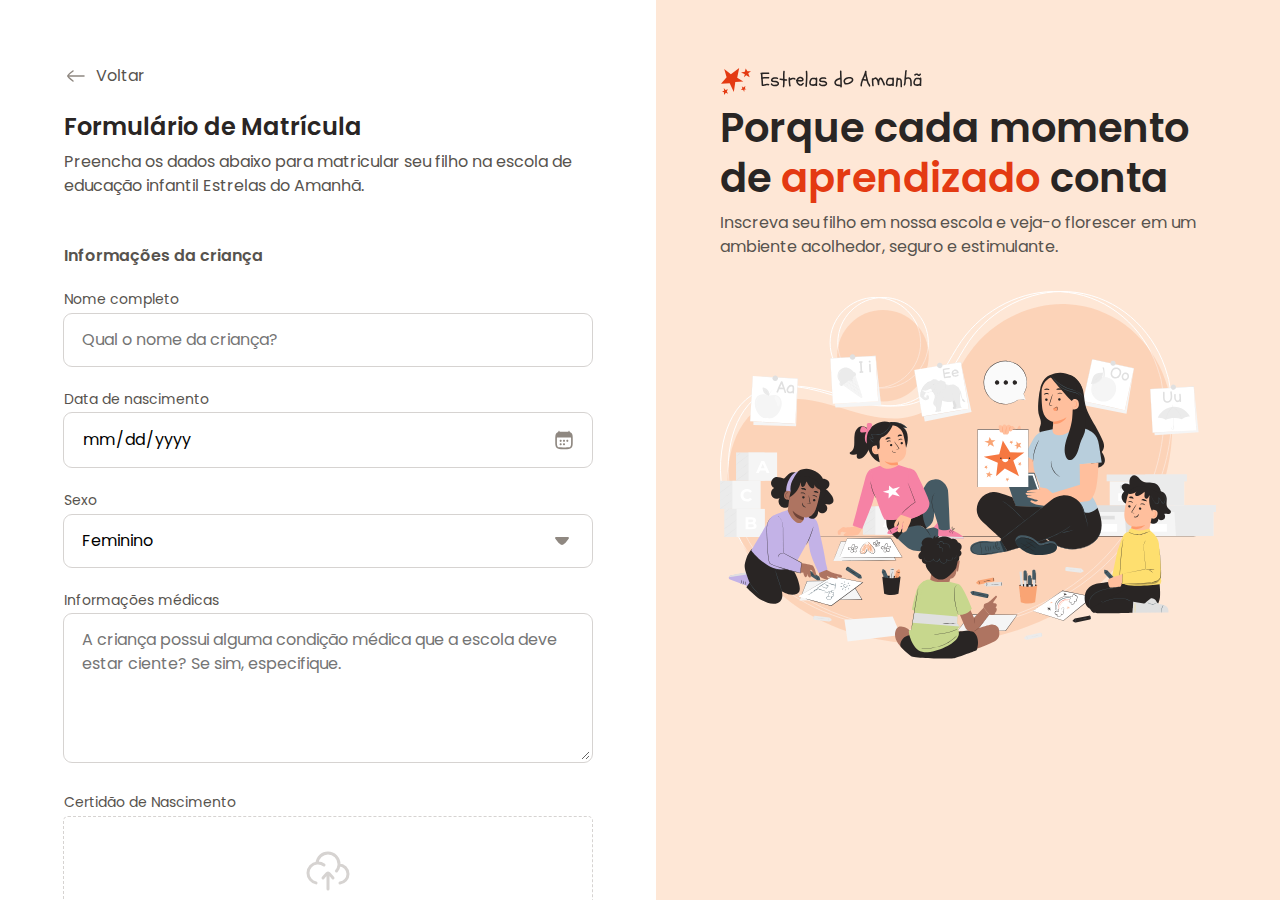
<file: projetos/nivel-4-html-css/formulario-matricula/index.html>
<!doctype html>
<html lang="pt-BR">
  <head>
    <link rel="preconnect" href="https://fonts.googleapis.com" />
    <link rel="preconnect" href="https://fonts.gstatic.com" crossorigin />
    <meta charset="UTF-8" />
    <meta name="viewport" content="width=device-width, initial-scale=1.0" />
    <title>Estrelas do Amanhã</title>
    <link rel="stylesheet" href="./styles/index.css" />
    <link
      href="https://fonts.googleapis.com/css2?family=Poppins:ital,wght@0,100;0,200;0,300;0,400;0,500;0,600;0,700;0,800;0,900;1,100;1,200;1,300;1,400;1,500;1,600;1,700;1,800;1,900&display=swap"
      rel="stylesheet"
    />
  </head>
  <body>
    <div id="app">
      <main>
        <div class="main-container">
          <div class="back">
            <img src="./assets/icons/arrow-left-02.svg" alt="ícone de voltar" />
            <span>Voltar</span>
          </div>

          <h1>Formulário de Matrícula</h1>
          <p>
            Preencha os dados abaixo para matricular seu filho na escola de
            educação infantil Estrelas do Amanhã.
          </p>

          <form action="" method="post" enctype="multipart/form-data">
            <fieldset class="child-info">
              <legend>Informações da criança</legend>

              <!-- cada input envolvido em um 'wrapper' com label e input -->
              <!-- atributo 'name' para enviar o formulário -->
              <div class="input-wrapper">
                <label for="fullname">Nome completo</label>
                <input
                  type="text"
                  name="fullname"
                  id="fullname"
                  placeholder="Qual o nome da criança?"
                />
              </div>

              <div class="input wrapper">
                <label for="birth">Data de nascimento</label>
                <input type="date" name="birth" id="birth" lang="pt-BR" />
                <!-- aqui a lang pra garantir que vai tentar puxar o padrão em português da data -->
              </div>

              <div class="select-wrapper">
                <label for="gender">Sexo</label>
                <select name="gender" id="gender">
                  <option value="female">Feminino</option>
                  <option value="male">Masculino</option>
                  <option value="na">Prefirdo não responder</option>
                </select>
              </div>

              <div class="textarea-wrapper">
                <label for="medical-info">Informações médicas</label>
                <textarea
                  name="medical-info"
                  id="medical-info"
                  placeholder="A criança possui alguma condição médica que a escola deve estar ciente? Se sim, especifique."
                  rows="5"
                  cols="30"
                ></textarea>
              </div>

              <div class="droparea-wrapper">
                <!-- quando adicionar no form um input do tipo file, adicionar o atributo enctype na tag 'form'-->
                <!-- adicionar o método 'post' no form -->
                <label for="birth-file">Certidão de Nascimento</label>

                <!-- criado esse drop-zona para 'substituir' o upload padrão do navegador -->
                <div class="dropzone">
                  <input type="file" name="birth-file" id="bith-file" />
                  <!-- colocando direto o SVG para mudar apenas a cor, sem precisar substituir a imagem (uma opção) -->
                  <svg
                    width="48"
                    height="48"
                    viewBox="0 0 48 48"
                    fill="none"
                    xmlns="http://www.w3.org/2000/svg"
                  >
                    <path
                      d="M34.9552 18.0221C34.97 18.022 34.985 18.022 35 18.022C39.9706 18.022 44 22.0588 44 27.0386C44 31.6796 40.5 35.5016 36 36M34.9552 18.0221C34.9848 17.6921 35 17.3579 35 17.0202C35 10.9339 30.0752 6 24 6C18.2465 6 13.5247 10.4253 13.0408 16.0638M34.9552 18.0221C34.7506 20.2952 33.8572 22.3692 32.4856 24.033M13.0408 16.0638C7.96796 16.5475 4 20.8278 4 26.0366C4 30.8834 7.43552 34.9264 12 35.8546M13.0408 16.0638C13.3565 16.0337 13.6765 16.0183 14 16.0183C16.2516 16.0183 18.3295 16.7639 20.001 18.022"
                      stroke="#D6D3D1"
                      stroke-width="3"
                      stroke-linecap="round"
                      stroke-linejoin="round"
                    />
                    <path
                      d="M24 26V42M24 26C22.5996 26 19.9831 29.9886 19 31M24 26C25.4004 26 28.017 29.9886 29 31"
                      stroke="#D6D3D1"
                      stroke-width="3"
                      stroke-linecap="round"
                      stroke-linejoin="round"
                    />
                  </svg>

                  <p>
                    Clique aqui para <br />
                    selecionar os arquivos
                  </p>
                </div>
              </div>
            </fieldset>

            <fieldset class="address">
              <legend>Endereço Residencial</legend>
              <div class="input-wrapper">
                <label for="cep">CEP</label>
                <input type="text" id="cep" name="cep" />
              </div>

              <div class="flex">
                <div class="input-wrapper flex-2">
                  <label for="street">Rua</label>
                  <input
                    type="text"
                    id="street"
                    name="street"
                    value="Rua das Flores"
                    disabled
                  />
                </div>
                <div class="input-wrapper flex-1">
                  <label for="number">Número</label>
                  <input type="number" id="number" name="number" />
                </div>
              </div>
              <div class="flex">
                <div class="input-wrapper flex-2">
                  <label for="city">Cidade</label>
                  <input
                    type="text"
                    id="city"
                    name="city"
                    value="São Paulo"
                    disabled
                  />
                </div>
                <div class="input-wrapper flex-1">
                  <label for="state">Estado</label>
                  <input
                    type="text"
                    id="state"
                    name="state"
                    value="SP"
                    disabled
                  />
                </div>
              </div>
            </fieldset>

            <fieldset class="guardian">
              <legend>Informações do Responsável</legend>
              <div class="input-wrapper">
                <label for="guardian">Nome do Responsável</label>
                <input type="text" id="guardian" name="guardian" />
                <small
                  >Principal responsável legal e contato de emergência</small
                >
              </div>
              <div class="input-wrapper">
                <label for="phone">Telefone</label>
                <input
                  type="text"
                  id="phone"
                  name="phone"
                  placeholder="(11) 9 9898-7676"
                />
              </div>

              <div class="input-wrapper">
                <label for="mail">E-mail</label>
                <input type="text" id="mail" name="mail" required />
                <div class="error">
                  <img
                    src="./assets/icons/alert-circle.svg"
                    alt="ícone de alerta vermelho"
                  />
                  <span>Insira um e-mail válido</span>
                </div>
              </div>
            </fieldset>

            <fieldset class="enroll-options">
              <legend>Opções de Matrícula</legend>
              <div class="input-wrapper">
                <label>Selecione o turno de estudo</label>
                <div class="radio-wrapper">
                  <div class="radio-inner">
                    <div class="radio-image"></div>
                    <input
                      type="radio"
                      name="study-shift"
                      value="morning"
                      id="morning"
                    />
                    <img
                      src="./assets/icons/sun-cloud-02.svg"
                      alt="ícone de sol com nuvem"
                    />
                    <label for="morning">Manhã</label>
                  </div>
                  <div class="radio-inner">
                    <div class="radio-image"></div>
                    <input
                      type="radio"
                      name="study-shift"
                      value="evening"
                      id="evening"
                    />
                    <img
                      src="./assets/icons/sun-02.svg"
                      alt="ícone de sol com nuvem"
                    />
                    <label for="evening">Tarde</label>
                  </div>
                </div>
              </div>
              <div class="input-wrapper">
                <label
                  >Em qual esporte você gostaria de inscrever seu filho?</label
                >
                <div class="radio-wrapper">
                  <div class="radio-inner">
                    <div class="radio-image"></div>
                    <input type="radio" name="sport" id="football" />
                    <img
                      src="./assets/icons/football.svg"
                      alt="ícone de bola de futebol"
                    />
                    <label for="football">Futebol</label>
                  </div>

                  <div class="radio-inner">
                    <div class="radio-image"></div>
                    <input type="radio" name="sport" id="basketball" />
                    <img
                      src="./assets/icons/basketball-02.svg"
                      alt="ícone de bola de basquete"
                    />
                    <label for="basketball">Basquete</label>
                  </div>

                  <div class="radio-inner">
                    <div class="radio-image"></div>
                    <input type="radio" name="sport" id="swimming" />
                    <img
                      src="./assets/icons/swimming.svg"
                      alt="ícone de bola de basquete"
                    />
                    <label for="swimming">Natação</label>
                  </div>

                  <div class="radio-inner">
                    <div class="radio-image"></div>
                    <input type="radio" name="sport" id="yoga" />
                    <img
                      src="./assets/icons/yoga-02.svg"
                      alt="ícone de bola de basquete"
                    />
                    <label for="yoga">Yoga</label>
                  </div>

                  <div class="radio-inner">
                    <div class="radio-image"></div>
                    <input type="radio" name="sport" id="volleyball" />
                    <img
                      src="./assets/icons/volleyball.svg"
                      alt="ícone de bola de basquete"
                    />
                    <label for="volleyball">Volei</label>
                  </div>

                  <div class="radio-inner">
                    <div class="radio-image"></div>
                    <input type="radio" name="sport" id="boxing" />
                    <img
                      src="./assets/icons/boxing-glove-01.svg"
                      alt="ícone de bola de basquete"
                    />
                    <label for="boxing">Boxe</label>
                  </div>
                </div>
              </div>
            </fieldset>

            <div class="terms-wrapper input-wrapper checkbox-wrapper flex">
              <div class="checkbox-image"></div>
              <input type="checkbox" name="terms" id="terms" />
              <label for="terms"
                >Declaro que li e concordo com os
                <strong>Termos e Condições</strong> e com a
                <strong>Política de Privacidade</strong> da escola Estrela do
                Amanhã.
              </label>
            </div>

            <div class="actions-wrapper flex">
              <button class="btn-secondary" type="button">
                Salvar respostas
              </button>

              <button class="btn-primary" type="submit">Fazer matrícula</button>
            </div>
          </form>
        </div>
      </main>

      <aside>
        <div class="aside-container">
          <header>
            <img src="./assets/logo.svg" alt="logo estrelas do amanhã" />
            <h2>Porque cada momento de <span>aprendizado</span> conta</h2>
            <p>
              Inscreva seu filho em nossa escola e veja-o florescer em um
              ambiente acolhedor, seguro e estimulante.
            </p>
          </header>

          <img
            src="./assets/illustration.svg"
            alt="ilustração de uma professora com 3 alunos"
          />
        </div>
      </aside>
    </div>
  </body>
</html>
</file>
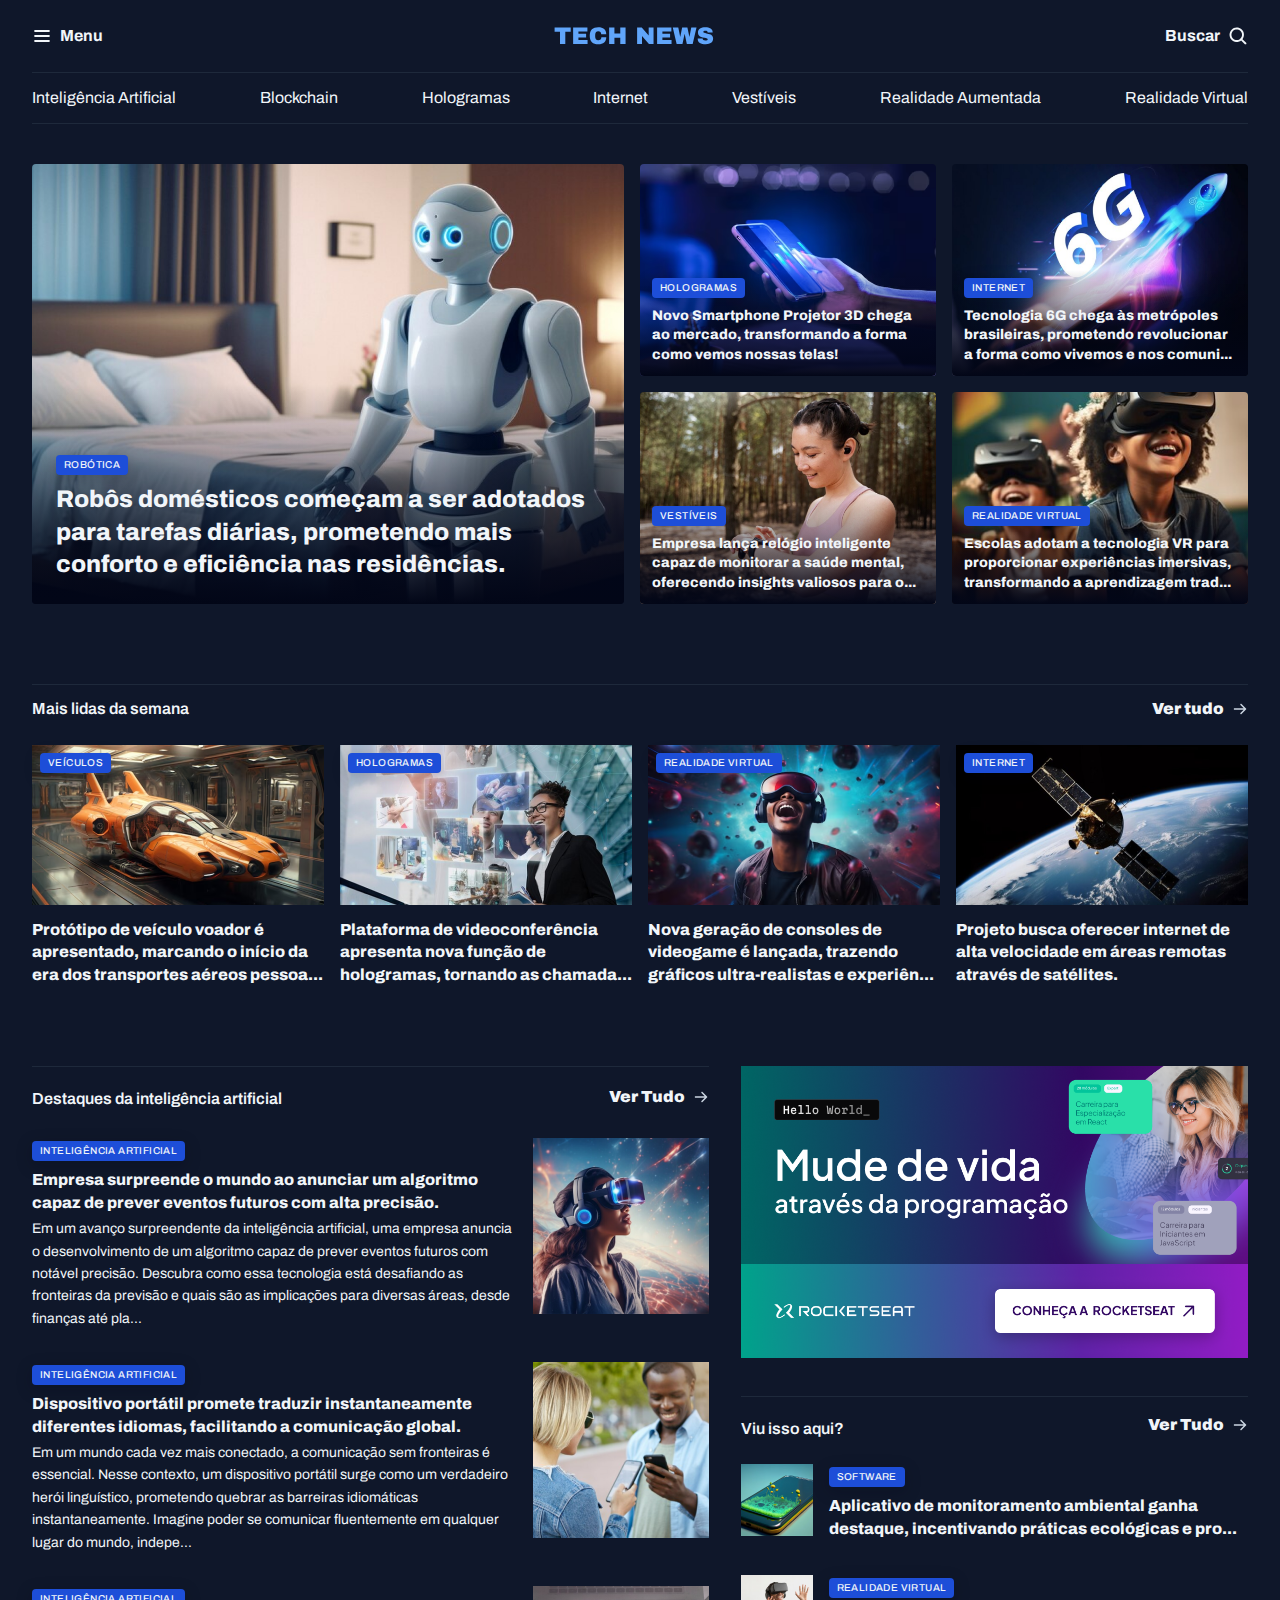
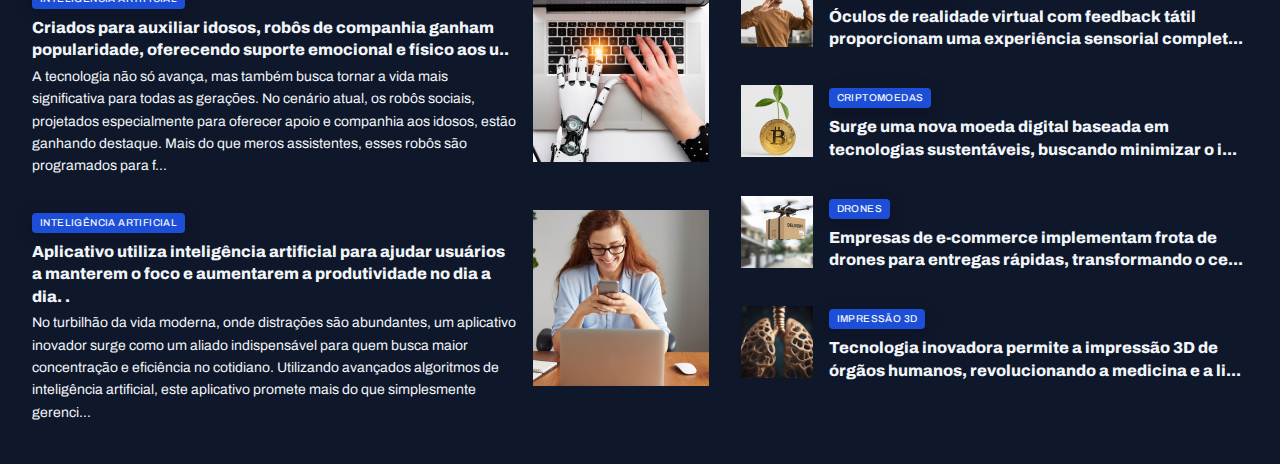
<file: projetos/nivel-4-html-css/portal-noticias/index.html>
<!doctype html>
<html lang="pt-BR">
  <head>
    <link rel="preconnect" href="https://fonts.googleapis.com" />
    <link rel="preconnect" href="https://fonts.gstatic.com" crossorigin />

    <meta charset="UTF-8" />
    <meta name="viewport" content="width=device-width, initial-scale=1.0" />
    <title>Portal de Notícias</title>
    <link rel="stylesheet" href="./styles/index.css" />

    <link
      href="https://fonts.googleapis.com/css2?family=Archivo:ital,wght@0,100..900;1,100..900&display=swap"
      rel="stylesheet"
    />
  </head>
  <body>
    <header class="container">
      <nav id="primary" class="grid grid-flow-col">
        <div>
          <img src="./assets/icons/List.svg" alt="ícone de menu" />
          <strong>Menu</strong>
        </div>
        <div>
          <img src="./assets/Logo.svg" alt="technews logo" />
        </div>
        <div>
          <strong>Buscar</strong>
          <img
            src="./assets/icons/MagnifyingGlass.svg"
            alt="ícone de lupa para pesquisa"
          />
        </div>
      </nav>
      <nav id="secondary" class="grid grid-flow-col">
        <a href="#">Inteligência Artificial</a>
        <a href="#">Blockchain</a>
        <a href="#">Hologramas</a>
        <a href="#">Internet</a>
        <a href="#">Vestíveis</a>
        <a href="#">Realidade Aumentada</a>
        <a href="#">Realidade Virtual</a>
      </nav>
    </header>
    <main class="grid container">
      <section id="featured" class="grid grid-flow-col gap-16">
        <figure class="card">
          <!-- usando a tag figure para fazer mais sentido, pois tem a tag <figcaption> -->
          <img
            src="./assets/images/Image 01.png"
            alt="Robôs domésticos começam a ser adotados para tarefas diárias, prometendo mais conforto e eficiência nas residências"
          />
          <figcaption>
            <span class="content-tag">robótica</span>
            <h2 class="text-2xl">
              Robôs domésticos começam a ser adotados para tarefas diárias,
              prometendo mais conforto e eficiência nas residências.
            </h2>
          </figcaption>
        </figure>
        <div class="grid grid-cols-2 gap-16">
          <figure class="card">
            <img
              src="./assets/images/Image 02.png"
              alt="Novo Smartphone Projetor 3D chega ao mercado, transformando a forma como vemos nossas telas!"
            />
            <figcaption>
              <span class="content-tag">hologramas</span>
              <h2 class="text-lg">
                Novo Smartphone Projetor 3D chega ao mercado, transformando a
                forma como vemos nossas telas!
              </h2>
            </figcaption>
          </figure>
          <figure class="card">
            <img
              src="./assets/images/Image 03.png"
              alt="Tecnologia 6G chega às metrópoles brasileiras, prometendo revolucionar a forma como vivemos e nos comunicamos."
            />
            <figcaption>
              <span class="content-tag">internet</span>
              <h2 class="text-lg">
                Tecnologia 6G chega às metrópoles brasileiras, prometendo
                revolucionar a forma como vivemos e nos comuni...
                <!-- com o javascript é possível deixar o conteúdo dinâmico, ou seja, sem alterar o texto do card -->
              </h2>
            </figcaption>
          </figure>
          <figure class="card">
            <img
              src="./assets/images/Image 04.png"
              alt="Empresa lança relógio inteligente capaz de monitorar a saúde mental, oferecendo insights valiosos para o bem-estar pessoal."
            />
            <figcaption>
              <span class="content-tag">vestíveis</span>
              <h2 class="text-lg">
                Empresa lança relógio inteligente capaz de monitorar a saúde
                mental, oferecendo insights valiosos para o...
              </h2>
            </figcaption>
          </figure>
          <figure class="card">
            <img
              src="./assets/images/Image 05.png"
              alt="Escolas adotam a tecnologia VR para proporcionar experiências imersivas, transformando a aprendizagem tradicional."
            />
            <figcaption>
              <span class="content-tag">realidade virtual</span>
              <h2 class="text-lg">
                Escolas adotam a tecnologia VR para proporcionar experiências
                imersivas, transformando a aprendizagem trad...
              </h2>
            </figcaption>
          </figure>
        </div>
      </section>

      <section id="weekly">
        <header class="grid grid-flow-col">
          <h3>Mais lidas da semana</h3>
          <a href="#" class="grid grid-flow-col">
            <strong>Ver tudo</strong>
            <span></span>
          </a>
        </header>

        <div class="grid gap-16">
          <figure>
            <span class="content-tag">veículos</span>
            <img
              src="./assets/images/Image 06.png"
              alt="Protótipo de veículo voador é apresentado, marcando o início da era dos transportes aéreos pessoais."
            />
            <p>
              Protótipo de veículo voador é apresentado, marcando o início da
              era dos transportes aéreos pessoa...
            </p>
          </figure>

          <figure>
            <span class="content-tag">hologramas</span>
            <img
              src="./assets/images/Image 07.png"
              alt="Plataforma de videoconferência apresenta nova função de hologramas, tornando as chamadas virtuais mais realistas e envolventes."
            />
            <p>
              Plataforma de videoconferência apresenta nova função de
              hologramas, tornando as chamada...
            </p>
          </figure>

          <figure>
            <span class="content-tag">realidade virtual</span>
            <img
              src="./assets/images/Image 08.png"
              alt="Nova geração de consoles de videogame é lançada, trazendo gráficos ultra-realistas e experiências de jogo totalmente envolventes."
            />
            <p>
              Nova geração de consoles de videogame é lançada, trazendo gráficos
              ultra-realistas e experiên...
            </p>
          </figure>

          <figure>
            <span class="content-tag">internet</span>
            <img
              src="./assets/images/Image 09.png"
              alt="Projeto busca oferecer internet de alta velocidade em áreas remotas através de satélites."
            />
            <p>
              Projeto busca oferecer internet de alta velocidade em áreas
              remotas através de satélites.
            </p>
          </figure>
        </div>
      </section>

      <section id="ai">
        <header class="grid grid-flow-col">
          <h3>Destaques da inteligência artificial</h3>
          <a href="#" class="grid grid-flow-col">
            <strong>Ver Tudo</strong>
            <span></span>
          </a>
        </header>

        <div class="grid gap-32">
          <article class="grid grid-flow-col gap-16">
            <!-- tag mais semântica para textos mais elaborados -->
            <div>
              <span class="content-tag">inteligência artificial</span>
              <h3 class="text-xl">
                Empresa surpreende o mundo ao anunciar um algoritmo capaz de
                prever eventos futuros com alta precisão.
              </h3>
              <p class="text-sm">
                Em um avanço surpreendente da inteligência artificial, uma
                empresa anuncia o desenvolvimento de um algoritmo capaz de
                prever eventos futuros com notável precisão. Descubra como essa
                tecnologia está desafiando as fronteiras da previsão e quais são
                as implicações para diversas áreas, desde finanças até pla...
              </p>
            </div>
            <div>
              <img
                src="./assets/images/Image 10.png"
                alt="Empresa surpreende o mundo ao anunciar um algoritmo capaz de prever eventos futuros com alta precisão."
              />
            </div>
          </article>
          <article class="grid grid-flow-col gap-16">
            <!-- tag mais semântica para textos mais elaborados -->
            <div>
              <span class="content-tag">inteligência artificial</span>
              <h3 class="text-xl">
                Dispositivo portátil promete traduzir instantaneamente
                diferentes idiomas, facilitando a comunicação global.
              </h3>
              <p class="text-sm">
                Em um mundo cada vez mais conectado, a comunicação sem
                fronteiras é essencial. Nesse contexto, um dispositivo portátil
                surge como um verdadeiro herói linguístico, prometendo quebrar
                as barreiras idiomáticas instantaneamente. Imagine poder se
                comunicar fluentemente em qualquer lugar do mundo, indepe...
              </p>
            </div>
            <div>
              <img
                src="./assets/images/Image 11.png"
                alt="Dispositivo portátil promete traduzir instantaneamente diferentes idiomas, facilitando a comunicação global."
              />
            </div>
          </article>
          <article class="grid grid-flow-col gap-16">
            <!-- tag mais semântica para textos mais elaborados -->
            <div>
              <span class="content-tag">inteligência artificial</span>
              <h3 class="text-xl">
                Criados para auxiliar idosos, robôs de companhia ganham
                popularidade, oferecendo suporte emocional e físico aos u..
              </h3>
              <p class="text-sm">
                A tecnologia não só avança, mas também busca tornar a vida mais
                significativa para todas as gerações. No cenário atual, os robôs
                sociais, projetados especialmente para oferecer apoio e
                companhia aos idosos, estão ganhando destaque. Mais do que meros
                assistentes, esses robôs são programados para f...
              </p>
            </div>
            <div>
              <img
                src="./assets/images/Image 12.png"
                alt="Criados para auxiliar idosos, robôs de companhia ganham popularidade, oferecendo suporte emocional e físico aos usuários."
              />
            </div>
          </article>
          <article class="grid grid-flow-col gap-16">
            <!-- tag mais semântica para textos mais elaborados -->
            <div>
              <span class="content-tag">inteligência artificial</span>
              <h3 class="text-xl">
                Aplicativo utiliza inteligência artificial para ajudar usuários
                a manterem o foco e aumentarem a produtividade no dia a dia. .
              </h3>
              <p class="text-sm">
                No turbilhão da vida moderna, onde distrações são abundantes, um
                aplicativo inovador surge como um aliado indispensável para quem
                busca maior concentração e eficiência no cotidiano. Utilizando
                avançados algoritmos de inteligência artificial, este aplicativo
                promete mais do que simplesmente gerenci...
              </p>
            </div>
            <div>
              <img
                src="./assets/images/Image 13.png"
                alt="Aplicativo utiliza inteligência artificial para ajudar usuários a manterem o foco e aumentarem a produtividade no dia a dia."
              />
            </div>
          </article>
        </div>
      </section>

      <aside>
        <div id="ads">
          <img src="./assets/Ads.png" alt="progaganda" />
        </div>

        <section id="more">
          <header class="grid grid-flow-col">
            <h3>Viu isso aqui?</h3>
            <a href="#" class="grid grid-flow-col">
              <strong>Ver Tudo</strong>
              <span></span>
            </a>
          </header>

          <div class="grid gap-32">
            <article class="grid grid-flow-col gap-16">
              <div>
                <img
                  src="./assets/images/Image 14.png"
                  alt="Aplicativo de monitoramento ambiental ganha destaque, incentivando práticas ecológicas e promovendo a conscientização."
                />
              </div>
              <!-- tag mais semântica para textos mais elaborados -->
              <div>
                <span class="content-tag">software</span>
                <h3 class="text-xl">
                  Aplicativo de monitoramento ambiental ganha destaque,
                  incentivando práticas ecológicas e pro...
                </h3>
              </div>
            </article>
            <article class="grid grid-flow-col gap-16">
              <div>
                <img
                  src="./assets/images/Image 15.png"
                  alt="Óculos de realidade virtual com feedback tátil proporcionam uma experiência sensorial completa, imergindo usuários em ambientes digitais."
                />
              </div>
              <!-- tag mais semântica para textos mais elaborados -->
              <div>
                <span class="content-tag">realidade virtual</span>
                <h3 class="text-xl">
                  Óculos de realidade virtual com feedback tátil proporcionam
                  uma experiência sensorial complet...
                </h3>
              </div>
            </article>
            <article class="grid grid-flow-col gap-16">
              <div>
                <img
                  src="./assets/images/Image 16.png"
                  alt="Surge uma nova moeda digital baseada em tecnologias sustentáveis, buscando minimizar o impacto ambiental associado à mineração de criptomoedas."
                />
              </div>
              <!-- tag mais semântica para textos mais elaborados -->
              <div>
                <span class="content-tag">criptomoedas</span>
                <h3 class="text-xl">
                  Surge uma nova moeda digital baseada em tecnologias
                  sustentáveis, buscando minimizar o i...
                </h3>
              </div>
            </article>
            <article class="grid grid-flow-col gap-16">
              <div>
                <img
                  src="./assets/images/Image 17.png"
                  alt="Empresas de e-commerce implementam frota de drones para entregas rápidas, transformando o cenário do comércio online."
                />
              </div>
              <!-- tag mais semântica para textos mais elaborados -->
              <div>
                <span class="content-tag">drones</span>
                <h3 class="text-xl">
                  Empresas de e-commerce implementam frota de drones para
                  entregas rápidas, transformando o ce...
                </h3>
              </div>
            </article>
            <article class="grid grid-flow-col gap-16">
              <div>
                <img
                  src="./assets/images/Image 18.png"
                  alt="Tecnologia inovadora permite a impressão 3D de órgãos humanos, revolucionando a medicina e a lista de espera por transplantes."
                />
              </div>
              <!-- tag mais semântica para textos mais elaborados -->
              <div>
                <span class="content-tag">impressão 3d</span>
                <h3 class="text-xl">
                  Tecnologia inovadora permite a impressão 3D de órgãos humanos,
                  revolucionando a medicina e a li...
                </h3>
              </div>
            </article>
          </div>
        </section>
      </aside>
    </main>
  </body>
</html>
</file>
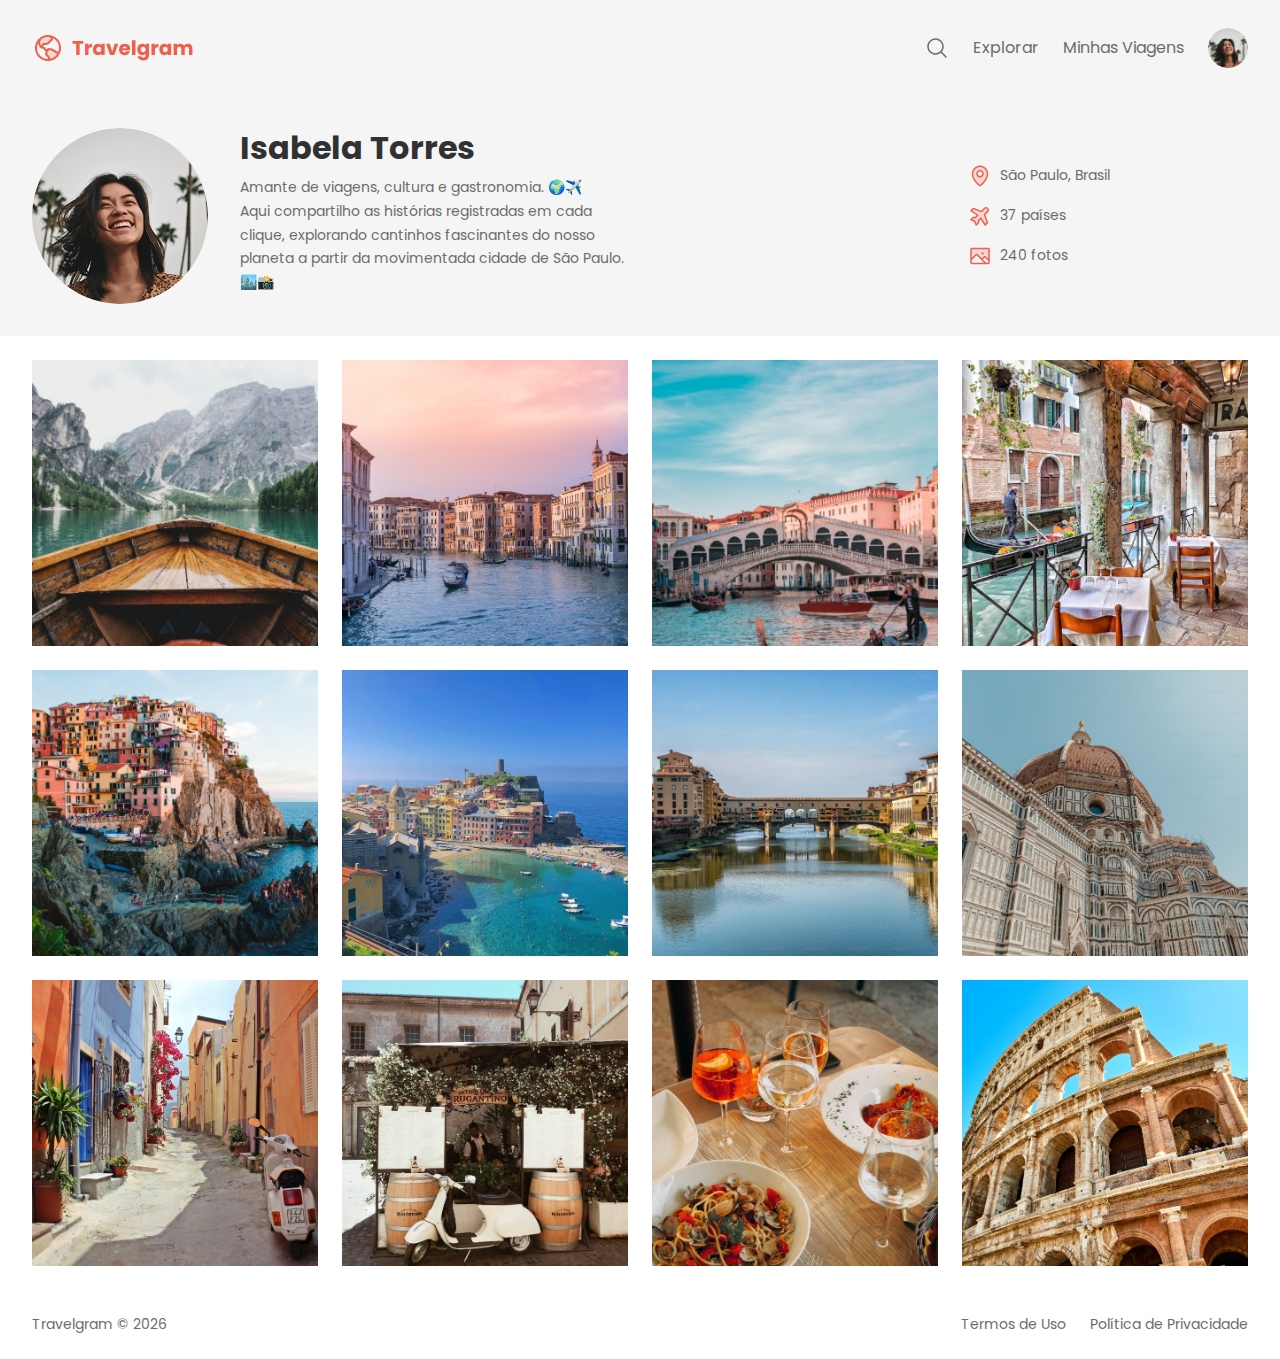
<file: projetos/nivel-4-html-css/travelgram/index.html>
<!doctype html>
<html lang="pt-br">
  <head>
    <link rel="preconnect" href="https://fonts.googleapis.com" />
    <link rel="preconnect" href="https://fonts.gstatic.com" crossorigin />
    <meta charset="UTF-8" />
    <meta name="viewport" content="width=device-width, initial-scale=1.0" />
    <title>Travelgram | Perfil de Viagens</title>
    <link rel="stylesheet" href="./styles/index.css" />
    <link
      href="https://fonts.googleapis.com/css2?family=Poppins:wght@400;700&display=swap"
      rel="stylesheet"
    />
  </head>
  <body>
    <!-- antes de estruturar o HTML no código, criar este estrutura mentalmente primeiro -->
    <div class="bg-surface-color">
      <!--criada essa div para que, ao dimunuir o zoom da página, a cor de fundo (backgrond) não seja cortado e limitado ao 'container'
      aplicado para nav e header -->
      <nav class="container">
        <a href="#" id="logo">
          <img src="./assets/Logo.svg" alt="logomarca" />
        </a>
        <!-- dica: mesmo que neste momento os itens de navegação não direcionem para nenhuma página, manter o padrão da tag <a> -->
        <ul id="primary-menu">
          <li>
            <a href="#">
              <img
                src="./assets/icons/MagnifyingGlass.svg"
                alt="ícone de lupa"
              />
            </a>
          </li>
          <li>
            <a href="#">Explorar</a>
          </li>
          <li>
            <a href="#">Minhas Viagens</a>
          </li>
          <li>
            <a href="#">
              <img src="./assets/profile-pic.png" alt="imagem de perfil" />
            </a>
          </li>
        </ul>
      </nav>
      <header>
        <div class="container">
          <div id="profile">
            <img src="./assets/profile-pic.png" alt="imagem de perfil" />
            <div>
              <h1>Isabela Torres</h1>
              <p>
                Amante de viagens, cultura e gastronomia. 🌍✈️ <br />
                Aqui compartilho as histórias registradas em cada clique,
                explorando cantinhos fascinantes do nosso planeta a partir da
                movimentada cidade de São Paulo. 🏙️📸
              </p>
            </div>
          </div>
          <ul id="info">
            <li>
              <img src="./assets/icons/MapPin.svg" alt="ícone de mapa" />
              <span>São Paulo, Brasil</span>
            </li>
            <li>
              <img src="./assets/icons/AirplaneTilt.svg" alt="ícone de avião" />
              <span>37 países</span>
            </li>
            <li>
              <img src="./assets/icons/Image.svg" alt="ícone de imagem" />
              <span>240 fotos</span>
            </li>
          </ul>
        </div>
      </header>
    </div>
    <main class="container">
      <img src="./assets/images/Image 01.png" alt="foto de viagem 11" />
      <img src="./assets/images/Image 02.png" alt="foto de viagem 12" />
      <img src="./assets/images/Image 03.png" alt="foto de viagem 13" />
      <img src="./assets/images/Image 04.png" alt="foto de viagem 14" />
      <img src="./assets/images/Image 05.png" alt="foto de viagem 15" />
      <img src="./assets/images/Image 06.png" alt="foto de viagem 16" />
      <img src="./assets/images/Image 07.png" alt="foto de viagem 17" />
      <img src="./assets/images/Image 08.png" alt="foto de viagem 18" />
      <img src="./assets/images/Image 09.png" alt="foto de viagem 19" />
      <img src="./assets/images/Image 10.png" alt="foto de viagem 20" />
      <img src="./assets/images/Image 11.png" alt="foto de viagem 21" />
      <img src="./assets/images/Image 12.png" alt="foto de viagem 22" />
    </main>
    <footer class="container">
      <span>Travelgram &copy; 2026 </span>
      <span>Termos de Uso</span>
      <span>Política de Privacidade</span>
    </footer>
  </body>
</html>
</file>
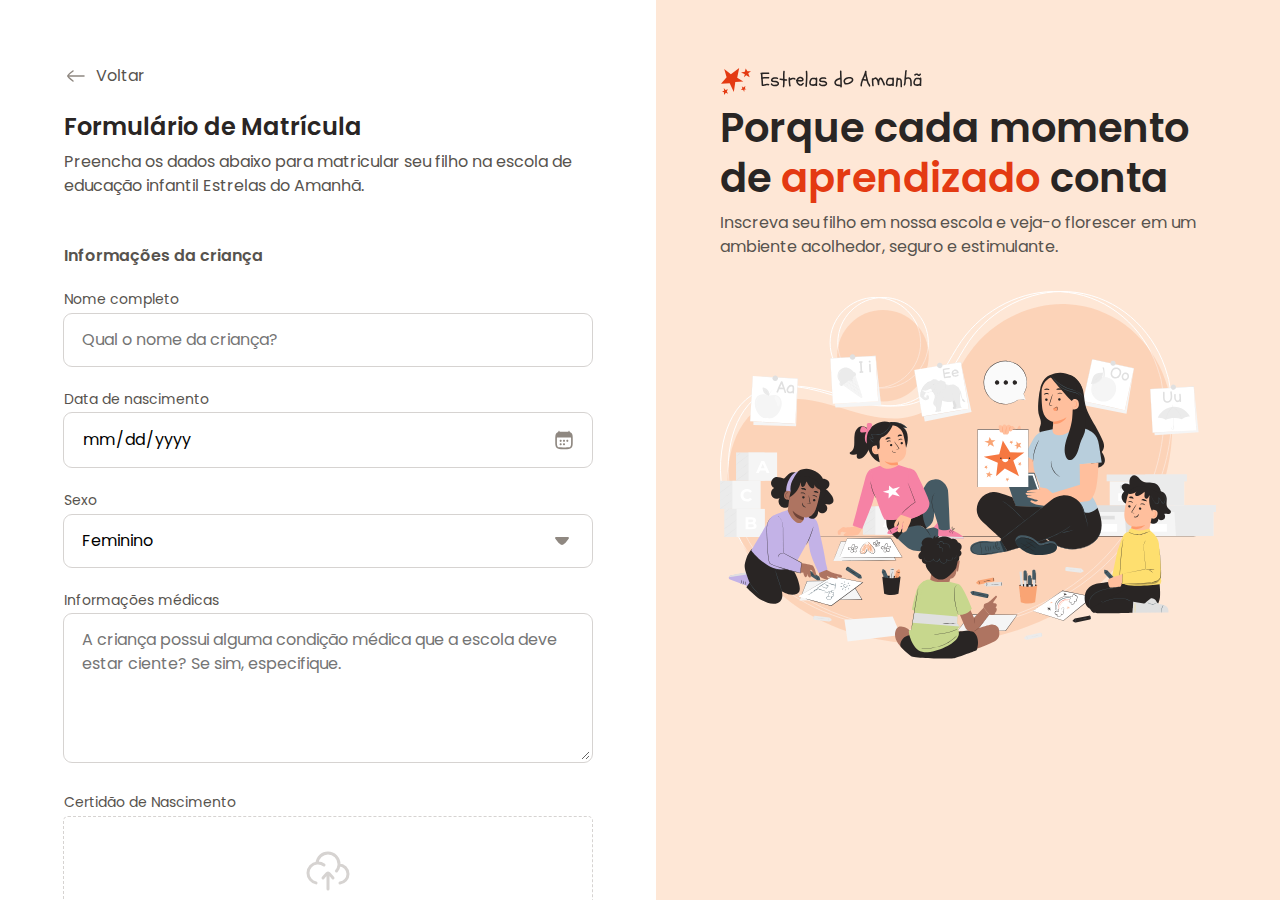
<file: projetos/nivel-5-html-css/formulario-matricula/index.html>
<!doctype html>
<html lang="pt-BR">
  <head>
    <link rel="preconnect" href="https://fonts.googleapis.com" />
    <link rel="preconnect" href="https://fonts.gstatic.com" crossorigin />
    <meta charset="UTF-8" />
    <meta name="viewport" content="width=device-width, initial-scale=1.0" />
    <title>Estrelas do Amanhã</title>
    <link rel="stylesheet" href="./styles/index.css" />
    <link
      href="https://fonts.googleapis.com/css2?family=Poppins:ital,wght@0,100;0,200;0,300;0,400;0,500;0,600;0,700;0,800;0,900;1,100;1,200;1,300;1,400;1,500;1,600;1,700;1,800;1,900&display=swap"
      rel="stylesheet"
    />
  </head>
  <body>
    <div id="app">
      <main>
        <div class="main-container">
          <div class="back">
            <img src="./assets/icons/arrow-left-02.svg" alt="ícone de voltar" />
            <span>Voltar</span>
          </div>

          <h1>Formulário de Matrícula</h1>
          <p>
            Preencha os dados abaixo para matricular seu filho na escola de
            educação infantil Estrelas do Amanhã.
          </p>

          <form action="" method="post" enctype="multipart/form-data">
            <fieldset class="child-info">
              <legend>Informações da criança</legend>

              <!-- cada input envolvido em um 'wrapper' com label e input -->
              <!-- atributo 'name' para enviar o formulário -->
              <div class="input-wrapper">
                <label for="fullname">Nome completo</label>
                <input
                  type="text"
                  name="fullname"
                  id="fullname"
                  placeholder="Qual o nome da criança?"
                />
              </div>

              <div class="input-wrapper">
                <label for="birth">Data de nascimento</label>
                <input type="date" name="birth" id="birth" lang="pt-BR" />
                <!-- aqui a lang pra garantir que vai tentar puxar o padrão em português da data -->
              </div>

              <div class="select-wrapper">
                <label for="gender">Sexo</label>
                <select name="gender" id="gender">
                  <option value="female">Feminino</option>
                  <option value="male">Masculino</option>
                  <option value="na">Prefirdo não responder</option>
                </select>
              </div>

              <div class="textarea-wrapper">
                <label for="medical-info">Informações médicas</label>
                <textarea
                  name="medical-info"
                  id="medical-info"
                  placeholder="A criança possui alguma condição médica que a escola deve estar ciente? Se sim, especifique."
                  rows="5"
                  cols="30"
                ></textarea>
              </div>

              <div class="droparea-wrapper">
                <!-- quando adicionar no form um input do tipo file, adicionar o atributo enctype na tag 'form'-->
                <!-- adicionar o método 'post' no form -->
                <label for="birth-file">Certidão de Nascimento</label>

                <!-- criado esse drop-zona para 'substituir' o upload padrão do navegador -->
                <div class="dropzone">
                  <input type="file" name="birth-file" id="bith-file" />
                  <!-- colocando direto o SVG para mudar apenas a cor, sem precisar substituir a imagem (uma opção) -->
                  <svg
                    width="48"
                    height="48"
                    viewBox="0 0 48 48"
                    fill="none"
                    xmlns="http://www.w3.org/2000/svg"
                  >
                    <path
                      d="M34.9552 18.0221C34.97 18.022 34.985 18.022 35 18.022C39.9706 18.022 44 22.0588 44 27.0386C44 31.6796 40.5 35.5016 36 36M34.9552 18.0221C34.9848 17.6921 35 17.3579 35 17.0202C35 10.9339 30.0752 6 24 6C18.2465 6 13.5247 10.4253 13.0408 16.0638M34.9552 18.0221C34.7506 20.2952 33.8572 22.3692 32.4856 24.033M13.0408 16.0638C7.96796 16.5475 4 20.8278 4 26.0366C4 30.8834 7.43552 34.9264 12 35.8546M13.0408 16.0638C13.3565 16.0337 13.6765 16.0183 14 16.0183C16.2516 16.0183 18.3295 16.7639 20.001 18.022"
                      stroke="#D6D3D1"
                      stroke-width="3"
                      stroke-linecap="round"
                      stroke-linejoin="round"
                    />
                    <path
                      d="M24 26V42M24 26C22.5996 26 19.9831 29.9886 19 31M24 26C25.4004 26 28.017 29.9886 29 31"
                      stroke="#D6D3D1"
                      stroke-width="3"
                      stroke-linecap="round"
                      stroke-linejoin="round"
                    />
                  </svg>

                  <p>
                    Clique aqui para <br />
                    selecionar os arquivos
                  </p>
                </div>
              </div>
            </fieldset>

            <fieldset class="address">
              <legend>Endereço Residencial</legend>
              <div class="input-wrapper">
                <label for="cep">CEP</label>
                <input type="text" id="cep" name="cep" />
              </div>

              <div class="flex">
                <div class="input-wrapper flex-2">
                  <label for="street">Rua</label>
                  <input
                    type="text"
                    id="street"
                    name="street"
                    value="Rua das Flores"
                    disabled
                  />
                </div>
                <div class="input-wrapper flex-1">
                  <label for="number">Número</label>
                  <input type="number" id="number" name="number" />
                </div>
              </div>
              <div class="flex">
                <div class="input-wrapper flex-2">
                  <label for="city">Cidade</label>
                  <input
                    type="text"
                    id="city"
                    name="city"
                    value="São Paulo"
                    disabled
                  />
                </div>
                <div class="input-wrapper flex-1">
                  <label for="state">Estado</label>
                  <input
                    type="text"
                    id="state"
                    name="state"
                    value="SP"
                    disabled
                  />
                </div>
              </div>
            </fieldset>

            <fieldset class="guardian">
              <legend>Informações do Responsável</legend>
              <div class="input-wrapper">
                <label for="guardian">Nome do Responsável</label>
                <input type="text" id="guardian" name="guardian" />
                <small
                  >Principal responsável legal e contato de emergência</small
                >
              </div>
              <div class="input-wrapper">
                <label for="phone">Telefone</label>
                <input
                  type="text"
                  id="phone"
                  name="phone"
                  placeholder="(11) 9 9898-7676"
                />
              </div>

              <div class="input-wrapper">
                <label for="mail">E-mail</label>
                <input type="text" id="mail" name="mail" required />
                <div class="error">
                  <img
                    src="./assets/icons/alert-circle.svg"
                    alt="ícone de alerta vermelho"
                  />
                  <span>Insira um e-mail válido</span>
                </div>
              </div>
            </fieldset>

            <fieldset class="enroll-options">
              <legend>Opções de Matrícula</legend>
              <div class="input-wrapper">
                <label>Selecione o turno de estudo</label>
                <div class="radio-wrapper">
                  <div class="radio-inner">
                    <div class="radio-image"></div>
                    <input
                      type="radio"
                      name="study-shift"
                      value="morning"
                      id="morning"
                    />
                    <img
                      src="./assets/icons/sun-cloud-02.svg"
                      alt="ícone de sol com nuvem"
                    />
                    <label for="morning">Manhã</label>
                  </div>
                  <div class="radio-inner">
                    <div class="radio-image"></div>
                    <input
                      type="radio"
                      name="study-shift"
                      value="evening"
                      id="evening"
                    />
                    <img
                      src="./assets/icons/sun-02.svg"
                      alt="ícone de sol com nuvem"
                    />
                    <label for="evening">Tarde</label>
                  </div>
                </div>
              </div>
              <div class="input-wrapper">
                <label
                  >Em qual esporte você gostaria de inscrever seu filho?</label
                >
                <div class="radio-wrapper">
                  <div class="radio-inner">
                    <div class="radio-image"></div>
                    <input type="radio" name="sport" id="football" />
                    <img
                      src="./assets/icons/football.svg"
                      alt="ícone de bola de futebol"
                    />
                    <label for="football">Futebol</label>
                  </div>

                  <div class="radio-inner">
                    <div class="radio-image"></div>
                    <input type="radio" name="sport" id="basketball" />
                    <img
                      src="./assets/icons/basketball-02.svg"
                      alt="ícone de bola de basquete"
                    />
                    <label for="basketball">Basquete</label>
                  </div>

                  <div class="radio-inner">
                    <div class="radio-image"></div>
                    <input type="radio" name="sport" id="swimming" />
                    <img
                      src="./assets/icons/swimming.svg"
                      alt="ícone de bola de basquete"
                    />
                    <label for="swimming">Natação</label>
                  </div>

                  <div class="radio-inner">
                    <div class="radio-image"></div>
                    <input type="radio" name="sport" id="yoga" />
                    <img
                      src="./assets/icons/yoga-02.svg"
                      alt="ícone de bola de basquete"
                    />
                    <label for="yoga">Yoga</label>
                  </div>

                  <div class="radio-inner">
                    <div class="radio-image"></div>
                    <input type="radio" name="sport" id="volleyball" />
                    <img
                      src="./assets/icons/volleyball.svg"
                      alt="ícone de bola de basquete"
                    />
                    <label for="volleyball">Volei</label>
                  </div>

                  <div class="radio-inner">
                    <div class="radio-image"></div>
                    <input type="radio" name="sport" id="boxing" />
                    <img
                      src="./assets/icons/boxing-glove-01.svg"
                      alt="ícone de bola de basquete"
                    />
                    <label for="boxing">Boxe</label>
                  </div>
                </div>
              </div>
            </fieldset>

            <div class="terms-wrapper input-wrapper checkbox-wrapper flex">
              <div class="checkbox-image"></div>
              <input type="checkbox" name="terms" id="terms" />
              <label for="terms"
                >Declaro que li e concordo com os
                <strong>Termos e Condições</strong> e com a
                <strong>Política de Privacidade</strong> da escola Estrela do
                Amanhã.
              </label>
            </div>

            <div class="actions-wrapper flex">
              <button class="btn-secondary" type="button">
                Salvar respostas
              </button>

              <button class="btn-primary" type="submit">Fazer matrícula</button>
            </div>
          </form>
        </div>
      </main>

      <aside>
        <div class="aside-container">
          <header>
            <img src="./assets/logo.svg" alt="logo estrelas do amanhã" />
            <h2>Porque cada momento de <span>aprendizado</span> conta</h2>
            <p>
              Inscreva seu filho em nossa escola e veja-o florescer em um
              ambiente acolhedor, seguro e estimulante.
            </p>
          </header>

          <img
            src="./assets/illustration.svg"
            alt="ilustração de uma professora com 3 alunos"
          />
        </div>
      </aside>
    </div>
  </body>
</html>
</file>
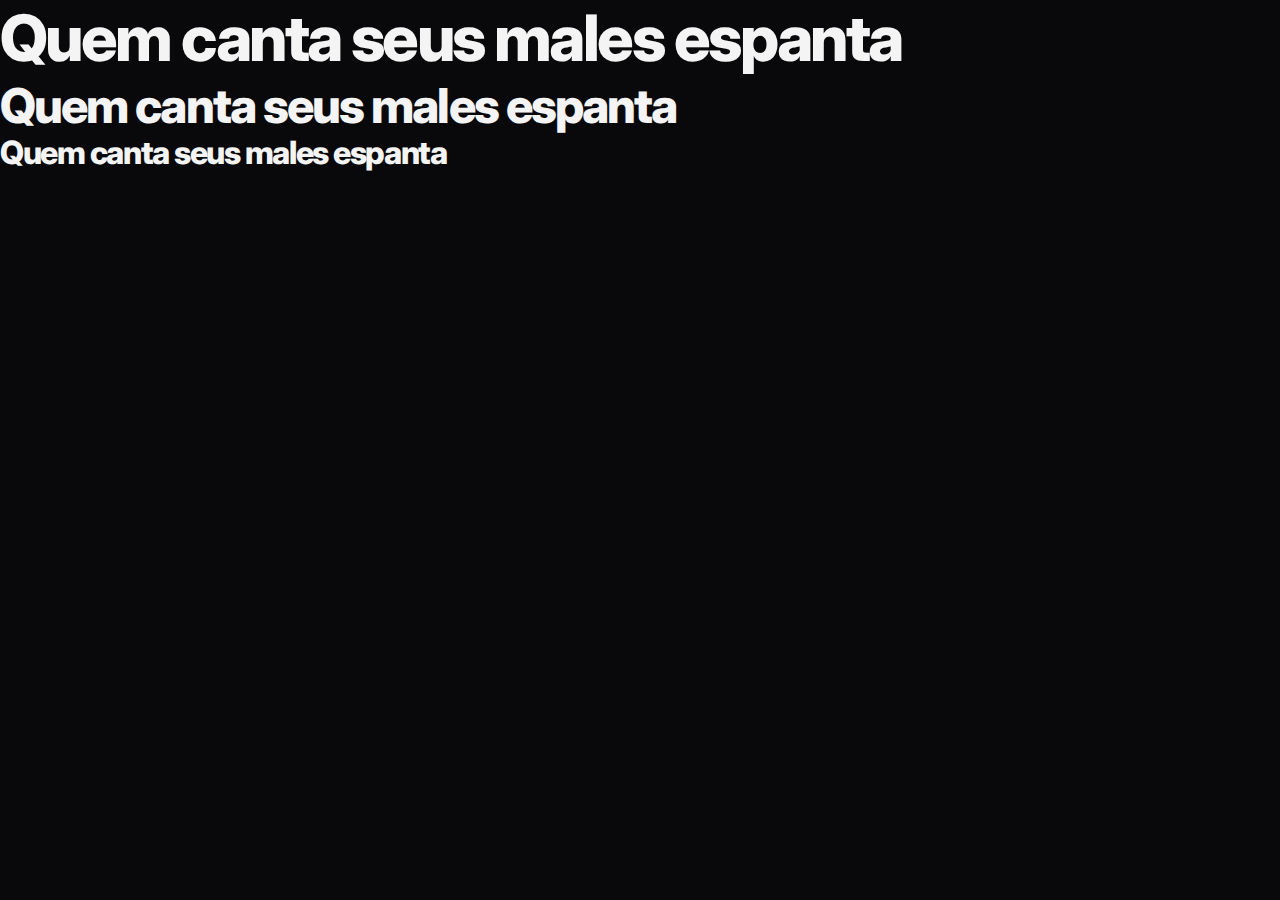
<file: projetos/nivel-5-html-css/landing-page/index.html>
<!doctype html>
<html lang="pt-BR">
  <head>
    <link rel="preconnect" href="https://fonts.googleapis.com" />
    <link rel="preconnect" href="https://fonts.gstatic.com" crossorigin />
    <meta charset="UTF-8" />
    <meta name="viewport" content="width=device-width, initial-scale=1.0" />
    <title>Zingen - Karaokê</title>
    <link rel="stylesheet" href="./styles/index.css" />
    <link
      href="https://fonts.googleapis.com/css2?family=Inter:ital,opsz,wght@0,14..32,100..900;1,14..32,100..900&display=swap"
      rel="stylesheet"
    />
  </head>
  <body>
    <h1>Quem canta seus males espanta</h1>
    <h2>Quem canta seus males espanta</h2>
    <h3>Quem canta seus males espanta</h3>
  </body>
</html>
</file>
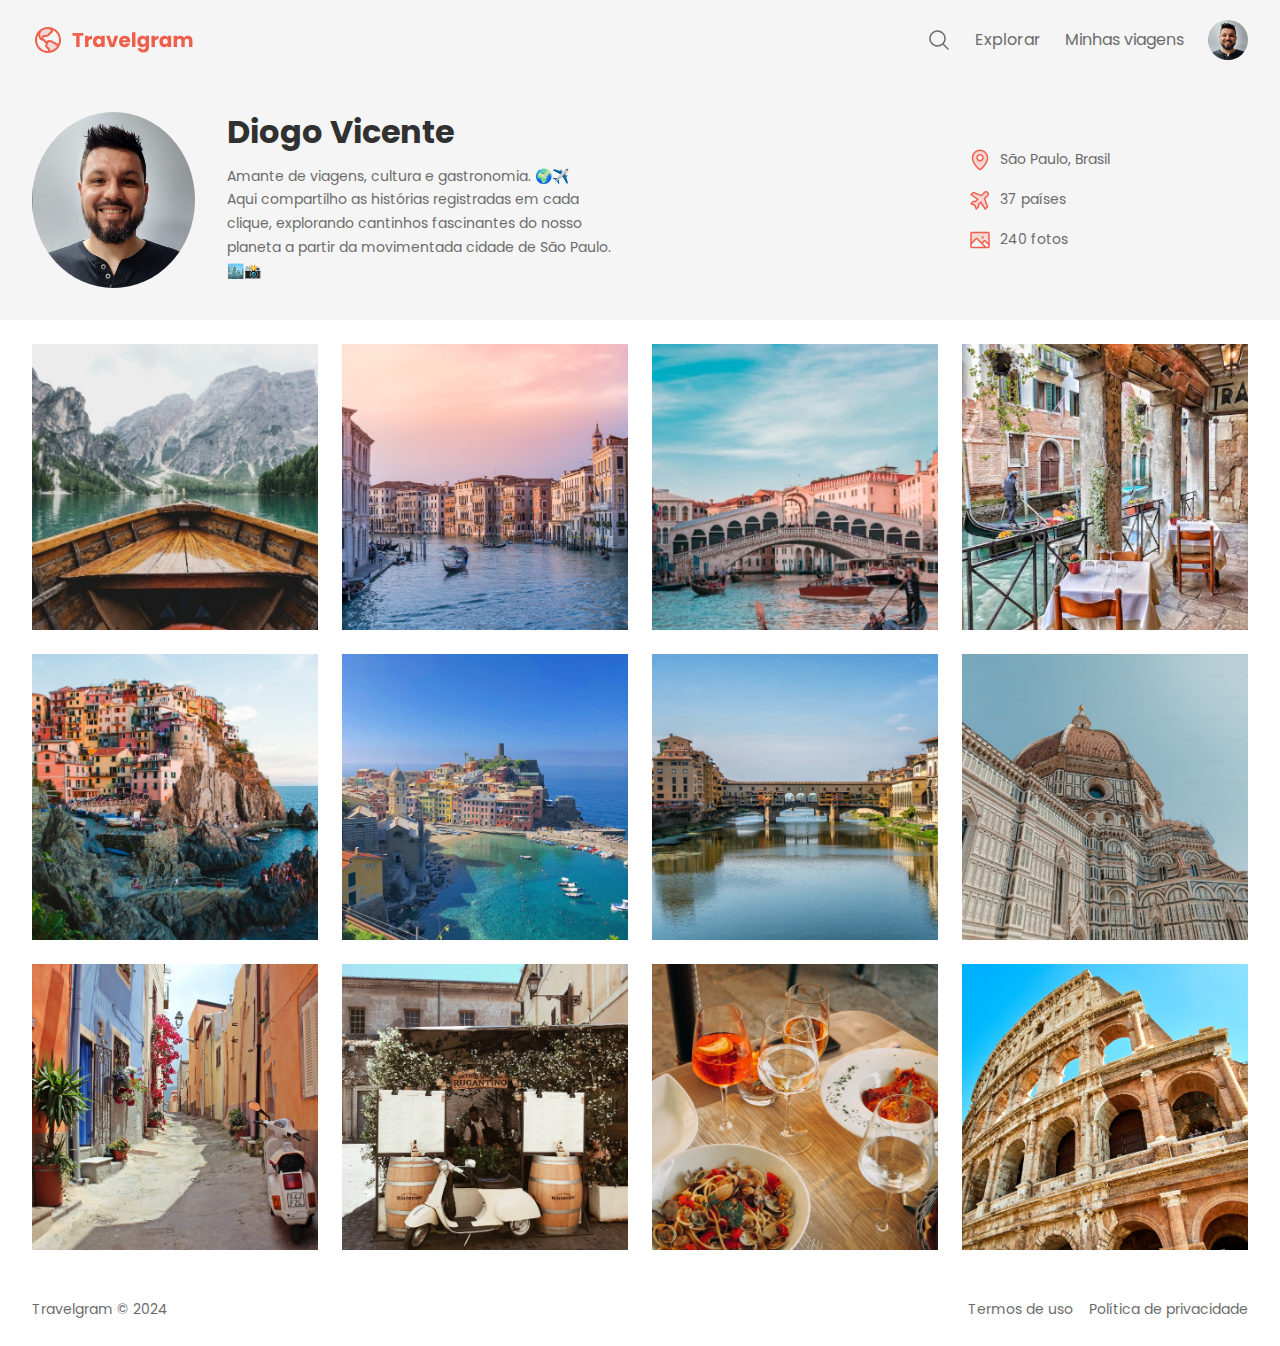
<file: projetos/desafios/responsividade/travelgram/index.html>
<!doctype html>
<html lang="pt-BR">
  <head>
    <link rel="preconnect" href="https://fonts.googleapis.com" />
    <link rel="preconnect" href="https://fonts.gstatic.com" crossorigin />
    <meta charset="UTF-8" />
    <meta name="viewport" content="width=device-width, initial-scale=1.0" />
    <title>Travelgram</title>
    <link rel="stylesheet" href="./styles/index.css" />
    <link
      href="https://fonts.googleapis.com/css2?family=Poppins:ital,wght@0,100;0,200;0,300;0,400;0,500;0,600;0,700;0,800;0,900;1,100;1,200;1,300;1,400;1,500;1,600;1,700;1,800;1,900&display=swap"
      rel="stylesheet"
    />
  </head>
  <body>
    <header class="container flex">
      <img src="./assets/Logo.svg" alt="logo travelgram" />

      <nav class="flex gap-1.5">
        <svg
          width="24"
          height="24"
          viewBox="0 0 24 24"
          fill="none"
          xmlns="http://www.w3.org/2000/svg"
        >
          <path
            d="M21.5306 20.4693L16.8365 15.7762C18.1971 14.1428 18.8755 12.0478 18.7307 9.92691C18.5859 7.80604 17.629 5.82265 16.0591 4.38932C14.4892 2.95599 12.4271 2.18308 10.3019 2.23138C8.17663 2.27968 6.15181 3.14547 4.64864 4.64864C3.14547 6.15181 2.27968 8.17663 2.23138 10.3019C2.18308 12.4271 2.95599 14.4892 4.38932 16.0591C5.82265 17.629 7.80604 18.5859 9.92691 18.7307C12.0478 18.8755 14.1428 18.1971 15.7762 16.8365L20.4693 21.5306C20.539 21.6003 20.6218 21.6556 20.7128 21.6933C20.8038 21.731 20.9014 21.7504 21 21.7504C21.0985 21.7504 21.1961 21.731 21.2871 21.6933C21.3782 21.6556 21.4609 21.6003 21.5306 21.5306C21.6003 21.4609 21.6556 21.3782 21.6933 21.2871C21.731 21.1961 21.7504 21.0985 21.7504 21C21.7504 20.9014 21.731 20.8038 21.6933 20.7128C21.6556 20.6218 21.6003 20.539 21.5306 20.4693ZM3.74997 10.5C3.74997 9.16495 4.14585 7.8599 4.88755 6.74987C5.62925 5.63984 6.68346 4.77467 7.91686 4.26378C9.15026 3.75289 10.5075 3.61922 11.8168 3.87967C13.1262 4.14012 14.3289 4.78299 15.2729 5.727C16.2169 6.671 16.8598 7.87374 17.1203 9.18311C17.3807 10.4925 17.2471 11.8497 16.7362 13.0831C16.2253 14.3165 15.3601 15.3707 14.2501 16.1124C13.14 16.8541 11.835 17.25 10.5 17.25C8.71037 17.248 6.99463 16.5362 5.72919 15.2708C4.46375 14.0053 3.75196 12.2896 3.74997 10.5Z"
            fill="#6C6C6C"
          />
        </svg>
        </a>
        <a href="#" class="desktop-only flex">Explorar</a>
        <a href="#" class="desktop-only flex">Minhas viagens</a>
        <div id="profile-img" class="flex">
          <img src="./assets/profile-pic.png" alt="foto do perfil" />
        </div>
      </nav>
    </header>

    <section id="about" class="container grid gap-2">
      <div id="main">
        <img src="./assets/profile-pic.png" alt="foto do perfil">
        <div class="grid">
          <h1>Diogo Vicente</h1>
          <p> Amante de viagens, cultura e gastronomia. 🌍✈️ <br> Aqui compartilho as histórias registradas em cada clique, explorando cantinhos fascinantes do nosso planeta a partir da movimentada cidade de São Paulo. 🏙️📸 </p>
        </div>
      </div>
      <div id="info">
        <ul role="list" class="grid gap-1">
          <li class="flex">
            <img src="./assets/MapPin.svg" alt="ícone de ponto no mapa">
            <p>São Paulo, Brasil</p>
          </li>
          <li class="flex">
            <img src="./assets/AirplaneTilt.svg" alt="ícone de avião">
            <p>37 países</p>
          </li>
          <li class="flex">
            <img src="./assets/Image.svg" alt="ícone de imagem">
            <p>240 fotos</p>
          </li>
        </ul>
      </div>

    </section>

    <section id="gallery" class="container grid gap-1">
      <div class="card">
        <img src="./assets/Image 01.png" alt="">
      </div>
      <div class="card">
        <img src="./assets/Image 02.png" alt="">
        <div class="hide info grid">
          <p>Veneza, Itália</p>
          <p>18/02/2023</p>
        </div>
      </div>
      <div class="card">
        <img src="./assets/Image 03.png" alt="">
      </div>
      <div class="card">
        <img src="./assets/Image 04.png" alt="">
      </div>
      <div class="card">
        <img src="./assets/Image 05.png" alt="">
      </div>
      <div class="card">
        <img src="./assets/Image 06.png" alt="">
      </div>
      <div class="card">
        <img src="./assets/Image 07.png" alt="">
      </div>
      <div class="card">
        <img src="./assets/Image 08.png" alt="">
      </div>
      <div class="card">
        <img src="./assets/Image 09.png" alt="">
      </div>
      <div class="card">
        <img src="./assets/Image 10.png" alt="">
      </div>
      <div class="card">
        <img src="./assets/Image 11.png" alt="">
      </div>
      <div class="card">
        <img src="./assets/Image 12.png" alt="">
      </div>
    </section>

    <footer class="container grid gap-1">
        <p>Travelgram © 2024</p>
        <div class="flex gap-1">
          <a href="#">Termos de uso</a>
          <a href="#">Política de privacidade</a>
        </div>
    </footer>
  </body>
</html>
</file>
<file: projetos/desafios/formulario-convite/styles/index.css>
@import url(./global.css);
@import url(./layout.css);
@import url(./forms.css);
</file>
<file: projetos/desafios/portfolio-dev/styles/index.css>
@import url(./global.css);
@import url(./utility.css);
@import url(./intro.css);
@import url(./sections.css);
</file>
<file: projetos/nivel-3-html-css/desafio-pagina-local-turistico/style.css>
* {
  margin: 0;
  padding: 0;
  box-sizing: border-box;
  font-size: 16px;
}

:root {
  font-family: "Open Sans", sans-serif;
}

body {
  background-color: #f5f4f0;
}

#page {
  padding: 88px 80px 48px;
  width: 1280px;
  margin: auto;
}

.headline {
  text-transform: uppercase;
  font-weight: 700;
  color: #e1624f;
}

h1 {
  margin-top: 8px;
  font-size: 36px;
}

h1,
h2,
h3 {
  color: #1b1b1b;
  font-weight: 700;
  line-height: 160%;
}

#intro {
  margin-top: 40px;
}

img {
  width: 100%;
  border-radius: 28px;
}

#intro img {
  height: 660px;
}

.subtitle {
  margin-top: 24px;
  color: #333333;
  font-style: italic;
  text-align: center;
}

.divider {
  width: 100%;
  height: 1px;
  margin: 40px 0 40px;
  background-color: #d9d9d9;
}

#sigths {
  margin-top: 64px;
}

p {
  font-weight: 400;
  color: #333333;
}

h2 {
  margin: 2px 0 8px;
  font-size: 32px;
}

p + .card-travel {
  margin-top: 64px;
}

.card-travel {
  margin-top: 48px;
}

.card-travel img {
  height: 350px;
  object-fit: cover;
}

h3 {
  margin: 20px 0 4px;
  font-size: 28px;
  padding-left: 16px;
}

.card-travel p span {
  font-weight: 700;
}

.card-travel ul {
  padding-left: 24px;
}

.card-travel ul li {
  font-weight: 700;
}

ul li::marker {
  color: #333333;
}

.blue {
  color: #0c51a7;
}

.purple {
  color: #591b98;
}

.pink {
  color: #e5245e;
}

.orange {
  color: #e95e10;
}

#about p {
  text-align: center;
}

footer {
  margin-top: 65px;
  color: #333333;
  text-align: center;
  height: 24px;
}

footer svg {
  vertical-align: middle;
}
</file>
<file: projetos/nivel-3-html-css/pagina-de-receita/style.css>
* {
  margin: 0;
  padding: 0;
  box-sizing: border-box;
}

:root {
  font-family: "Alice", serif;
  line-height: 150%;
  color: #573a37;
}

body {
  background-image: url(./assets/bg-image.jpg);
  background-size: cover; /*cobre todo o fundo independente do tamanho da página e zoom, por exemplo*/
}

#page {
  width: 800px;
  padding: 24px;
  background-color: #f0e8c2;
  border-radius: 24px;
  margin: 48px auto;
}

img {
  border-radius: 16px;
  width: 100%;
}

main {
  padding: 24px;
}

section + section {
  margin-top: 24px;
}

#about p + p {
  margin-top: 12px;
}
h1 {
  line-height: 140%;
  font-size: 40px;
}

h2 {
  font-size: 24px;
}

h1,
h2 {
  color: #291b1a;
  margin-bottom: 4px;
  line-height: 150%;
}

ul {
  padding-left: 32px;
}

footer {
  margin-top: 28px;
  padding-bottom: 48px;
  color: #f0e8c2;
  text-align: center;
}

footer svg {
  vertical-align: middle; /*posteriormente será utilizado o alinhamento através do 'display flex'*/
}
</file>
<file: projetos/nivel-4-html-css/formulario-matricula/styles/index.css>
@import url(./global.css);
@import url(./layout.css);
@import url(./forms.css);
</file>
<file: projetos/nivel-4-html-css/portal-noticias/styles/index.css>
@import url(./global.css);
@import url(./utility.css);
@import url(./header.css);
@import url(./sections.css);
</file>
<file: projetos/nivel-4-html-css/travelgram/styles/index.css>
/* importando os diversos estilos */
@import url(./global.css);
@import url(./nav.css);
@import url(./header.css);
@import url(./main.css);
@import url(./footer.css);
</file>
<file: projetos/nivel-5-html-css/formulario-matricula/styles/index.css>
@import url(./global.css);
@import url(./layout.css);
@import url(./forms.css);
</file>
<file: projetos/nivel-5-html-css/landing-page/styles/index.css>
@import url(./global.css);
@import url(./utility.css);
@import url(./buttons.css);
@import url(./social.css);
</file>
<file: projetos/desafios/responsividade/travelgram/styles/index.css>
@import url(./global.css);
@import url(./utility.css);
@import url(./header.css);
@import url(./about.css);
@import url(./gallery.css);
@import url(./footer.css);
</file>
